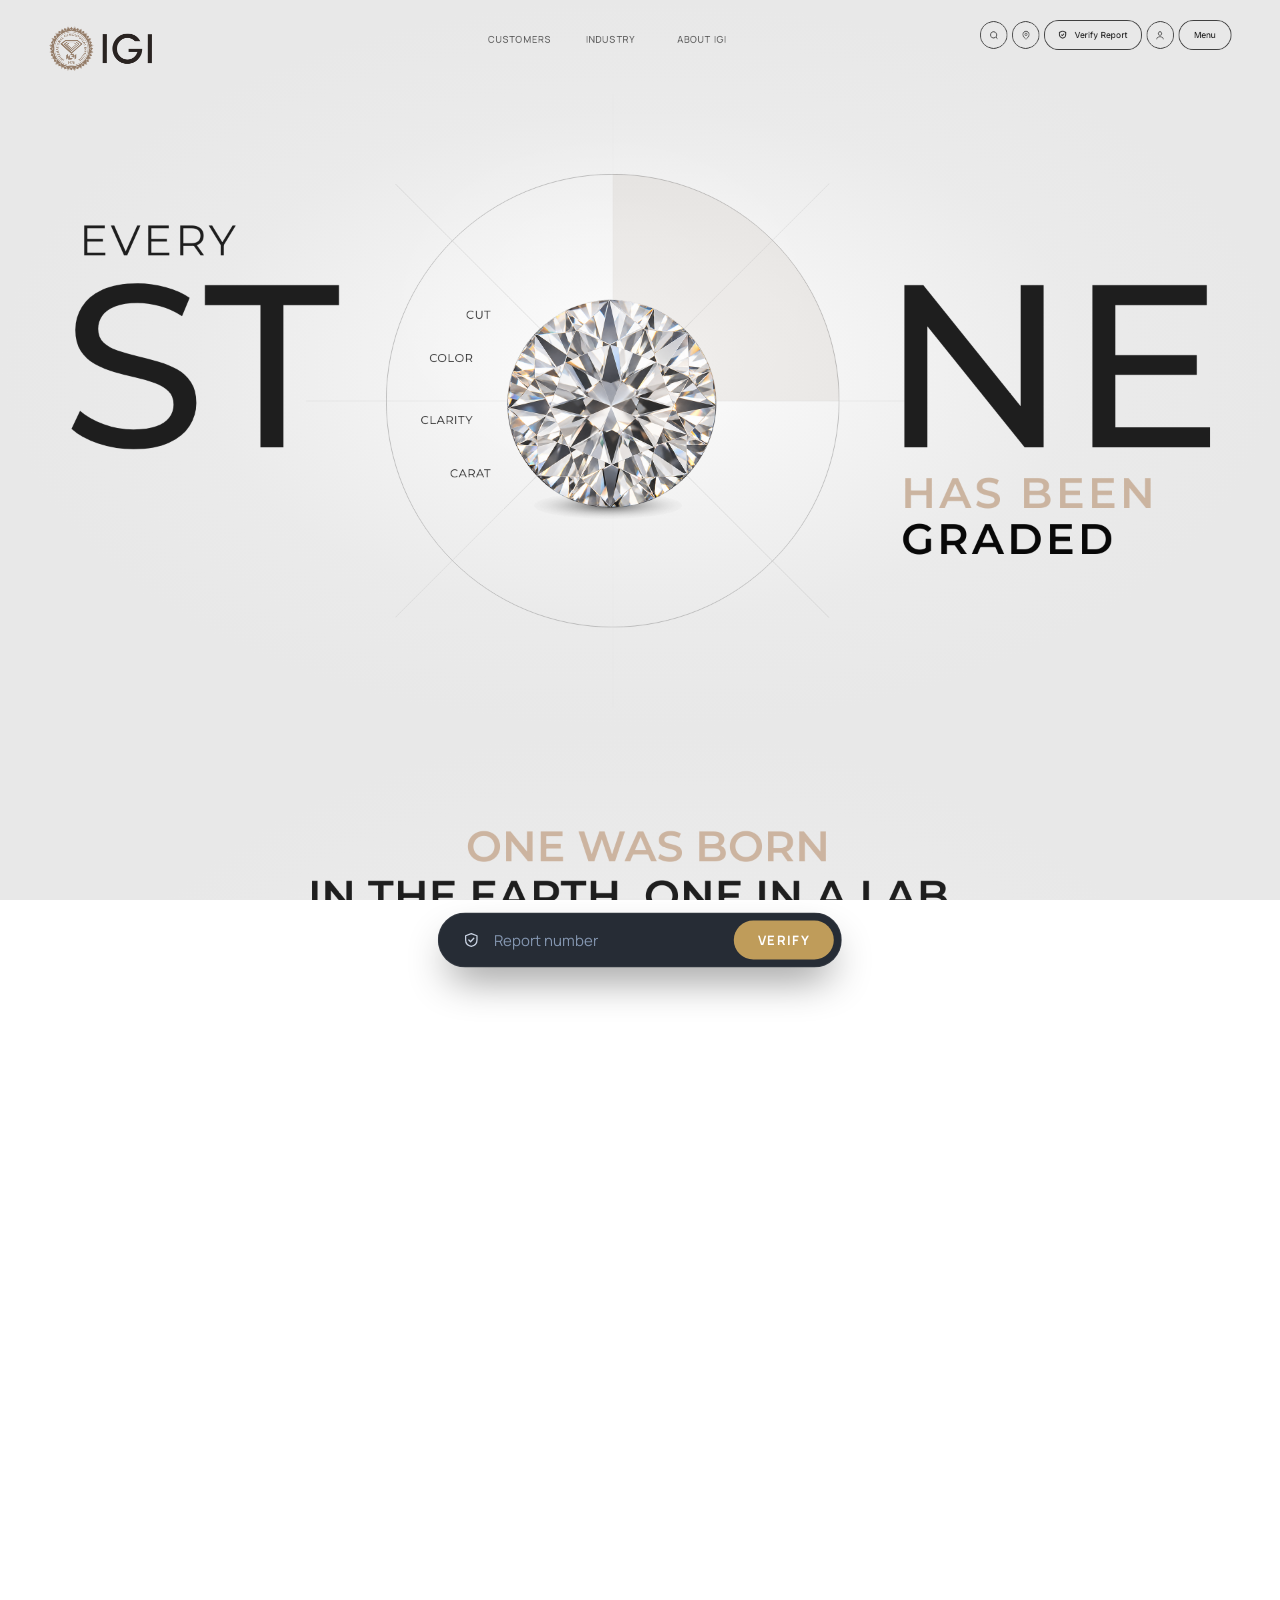
<file: index.html>
<!doctype html>
<html lang="en">
<head>
<meta charset="utf-8">
<meta name="viewport" content="width=device-width, initial-scale=1">
<title>IGI – Every Stone Carries a Story</title>
<link rel="preconnect" href="https://fonts.googleapis.com">
<link rel="preconnect" href="https://fonts.gstatic.com" crossorigin>
<link href="https://fonts.googleapis.com/css2?family=Inter:wght@400&family=Manrope:wght@300;400&family=Montserrat:wght@400;500;600;700&display=swap" rel="stylesheet">
<link rel="stylesheet" href="styles.css">
</head>
<body>
<div id="viewport"><div id="pin"><main id="stage">
<div class="a " style="left:504px;top:2111.489px;width:1152px;height:917.63px"><img src="assets/glow.svg" alt="" class="fill"></div>
<div class="a " style="left:0;top:1093px;width:1920px;height:1533px;opacity:.5;background:radial-gradient(ellipse 960px 766.5px at 50% 50%,#f8f8f8 0,rgba(189,189,189,.62) 69.7%,#d1d1d1 100%)"></div>
<div class="a " style="left:0;top:4834px;width:1920px;height:1174px;opacity:.5;background:radial-gradient(ellipse 960px 587px at 50% 50%,#f8f8f8 0,rgba(189,189,189,.62) 69.7%,#d1d1d1 100%)"></div>
<div class="a " style="left:570.048px;top:3861.228px;width:1152px;height:918.485px"><img src="assets/glow1.svg" alt="" class="fill"></div>
<div class="a " style="left:0;top:0px;width:1920px;height:1093px;opacity:.5;background:radial-gradient(ellipse 960px 546.5px at 50% 50%,#f8f8f8 0,rgba(189,189,189,.62) 69.7%,#d1d1d1 100%)"></div>
<div class="a " style="left:332.928px;top:10.262px;width:1152px;height:918.485px"><img src="assets/glow1.svg" alt="" class="fill"></div>
<div class="a " style="left:0;top:7050px;width:1920px;height:1093px;opacity:.5;background:radial-gradient(ellipse 960px 546.5px at 50% 50%,#f8f8f8 0,rgba(189,189,189,.62) 69.7%,#d1d1d1 100%)"></div>
<div class="a" id="site-header" style="left:0;top:0">
<div class="a " style="left:74px;top:40px;width:154px;height:66px"><img src="assets/untitled21.png" alt="" class="cover"></div>
<nav class="a" style="left:732px;top:49px;width:357px;height:24px">
  <a class="navlink" href="#customers" style="left:0">Customers</a>
  <a class="navlink" href="#industry" style="left:147px">Industry</a>
  <a class="navlink" href="#about" style="left:284px">About IGI</a></nav>
<div class="a hdr-row" style="left:1470px;top:30px"><a class="hbtn" href="#"><img src="assets/ibtn.svg" alt="" class="hbg"><img src="assets/frame.svg" alt="" class="hico"></a><a class="hbtn" href="#"><img src="assets/ibtn.svg" alt="" class="hbg"><img src="assets/frame1.svg" alt="" class="hico"></a><a class="hpill" href="#" style="width:146.5px"><img src="assets/pill.svg" alt="" class="hbg"><span class="hin"><img src="assets/frame2.svg" alt="" class="hico"><span class="inter">Verify Report</span></span></a><a class="hbtn" href="#"><img src="assets/ibtn.svg" alt="" class="hbg"><img src="assets/frame3.svg" alt="" class="hico"></a><a class="hpill" href="#" style="width:79px"><img src="assets/pill1.svg" alt="" class="hbg"><span class="hin"><span class="inter">Menu</span></span></a></div>
</div>
<div class="a" id="hero" style="left:0;top:0">
<div class="a" id="hero-ring"><div class="a " style="left:579px;top:261px;width:680px;height:680px"><img src="assets/ellipse2.svg" alt="" class="fill"></div><div class="a fill-disc" id="fill" style="left:579px;top:261px;width:680px;height:680px"></div><div class="a" id="wedge" style="left:579px;top:261px;width:680px;height:680px"><div class="a" style="left:50%;right:0;top:0;bottom:50%"><img src="assets/ellipse3.svg" alt="" class="fill"></div><div class="a" style="left:50%;top:0;width:50%;height:50%"><div class="a" style="inset:-0.74% -0.74% 0 0"><img src="assets/ellipse4.svg" alt="" class="fill"></div></div></div><div class="a" style="left:0;top:0"><div class="a" style="left:458.5px;top:601px;width:921px;height:0;transform:rotate(90deg)"><img class="ln thin" src="assets/line13.svg" alt=""></div><div class="a" style="left:459px;top:601px;width:920px;height:0;transform:rotate(0deg)"><img class="ln thin" src="assets/line14.svg" alt=""></div><div class="a" style="left:458.996px;top:601px;width:920.008px;height:0;transform:rotate(45deg)"><img class="ln thin" src="assets/line15.svg" alt=""></div><div class="a" style="left:458.996px;top:601px;width:920.008px;height:0;transform:rotate(135deg)"><img class="ln thin" src="assets/line17.svg" alt=""></div></div></div>
<div class="a" id="words" style="left:0;top:0"><div class="word final"><span class="wl">ST</span><span class="wr">NE</span></div><div class="a cimg" style="left:689px;top:373.5px;width:460px;height:455px"><img src="assets/hero/circle/1.png" alt="" draggable="false" class="cover"></div><div class="a cimg" style="left:678px;top:371px;width:482px;height:460px"><img src="assets/hero/circle/2.png" alt="" draggable="false" class="cover"></div><div class="a cimg" style="left:704px;top:420px;width:430px;height:362px"><img src="assets/hero/circle/3.png" alt="" draggable="false" class="cover"></div><div class="a cimg" style="left:736.5px;top:429px;width:365px;height:360px"><img src="assets/hero/circle/4.png" alt="" draggable="false" class="cover"></div><div class="a cimg" style="left:659px;top:435px;width:520px;height:332px"><img src="assets/hero/circle/5.png" alt="" draggable="false" class="cover"></div><div class="a cimg" style="left:595px;top:371px;width:640px;height:427px"><img src="assets/diamond.png" alt="" class="cover" draggable="false"></div></div>
<div class="a mont4 caps nw" style="left:119px;top:221px;font-size:63.8px;line-height:278.538px;letter-spacing:5px;color:#1e1e1e">Every</div>
<div class="a mont6 caps nw hc" data-i="0" style="left:1352px;top:705px;font-size:63.8px;line-height:69px;letter-spacing:5px;color:#cbb4a0">Has been</div>
<div class="a mont6 caps nw hc" data-i="0" style="left:1352px;top:774px;font-size:63.8px;line-height:69px;letter-spacing:5px;color:#080808">graded</div>
<div class="a mont6 caps nw hc" data-i="1" style="left:1352px;top:705px;font-size:63.8px;line-height:69px;letter-spacing:5px;color:#cbb4a0">Has</div>
<div class="a mont6 caps nw hc" data-i="1" style="left:1352px;top:774px;font-size:63.8px;line-height:69px;letter-spacing:5px;color:#080808">fairness</div>
<div class="a mont6 caps nw hc" data-i="2" style="left:1352px;top:705px;font-size:63.8px;line-height:69px;letter-spacing:5px;color:#cbb4a0">Has</div>
<div class="a mont6 caps nw hc" data-i="2" style="left:1352px;top:774px;font-size:63.8px;line-height:69px;letter-spacing:5px;color:#080808">value</div>
<div class="a mont6 caps nw hc" data-i="3" style="left:1352px;top:705px;font-size:63.8px;line-height:69px;letter-spacing:5px;color:#cbb4a0">Has</div>
<div class="a mont6 caps nw hc" data-i="3" style="left:1352px;top:774px;font-size:63.8px;line-height:69px;letter-spacing:5px;color:#080808">protection</div>
<div class="a mont6 caps nw hc" data-i="4" style="left:1352px;top:705px;font-size:63.8px;line-height:69px;letter-spacing:5px;color:#cbb4a0">Has</div>
<div class="a mont6 caps nw hc" data-i="4" style="left:1352px;top:774px;font-size:63.8px;line-height:69px;letter-spacing:5px;color:#080808">truth</div>
<div class="a mont6 caps nw hc" data-i="5" style="left:1352px;top:705px;font-size:63.8px;line-height:69px;letter-spacing:5px;color:#cbb4a0">Carries</div>
<div class="a mont6 caps nw hc" data-i="5" style="left:1352px;top:774px;font-size:63.8px;line-height:69px;letter-spacing:5px;color:#080808">a Story</div>
<div class="a mont4 caps nw hc" data-i="0" style="left:537px;top:460px;width:200px;text-align:right;font-size:17px;line-height:24px;letter-spacing:1px;color:#222">Cut</div>
<div class="a mont4 caps nw hc" data-i="0" style="left:510px;top:525px;width:200px;text-align:right;font-size:17px;line-height:24px;letter-spacing:1px;color:#222">Color</div>
<div class="a mont4 caps nw hc" data-i="0" style="left:510px;top:618px;width:200px;text-align:right;font-size:17px;line-height:24px;letter-spacing:1px;color:#222">Clarity</div>
<div class="a mont4 caps nw hc" data-i="0" style="left:537px;top:698px;width:200px;text-align:right;font-size:17px;line-height:24px;letter-spacing:1px;color:#222">Carat</div>
<div class="a man4 nw late" data-d="0" style="left:1352px;top:861px;font-size:36.7px;line-height:36.317px;letter-spacing:1.4px;color:#111">We make sure it’s true</div>
<a class="btn solid late" data-d="1" href="#" style="left:1352px;top:951px"><span>EXPLORE IGI</span><img src="assets/arrow.svg" alt="" class="btn-arrow"></a>
<a class="btn ghost late" data-d="2" href="#" style="left:1612px;top:951px"><span>VERIFY A REPORT</span><img src="assets/arrow1.svg" alt="" class="btn-arrow"></a>
<div class="a" id="vid" style="left:439px;top:121px;width:960px;height:960px"><img class="cover" src="assets/hero/circle/vIDEOTHUMB.png" alt="" draggable="false"><video id="vidv" class="cover" src="https://cms.webmaffia.com/uploads/hero_video_851a748a31.mp4" data-fallback="assets/hero/circle/video.mp4" preload="none" playsinline style="opacity:0;pointer-events:none"></video><button id="vplay" type="button" aria-label="Play video"><img src="assets/hero/circle/play-button.png" alt="" draggable="false"></button></div>
</div>
<div class="a" style="left:136px;top:3598.5px;width:1649px;height:0;transform:rotate(0deg)"><img class="ln thin" src="assets/line18.svg" alt=""></div>
<div class="a nopt" style="left:calc(50% + 1.44px);top:1720px;width:2818.874px;height:2930.301px;transform:translateX(-50%)"><img src="assets/maskgroup.svg" alt="" class="fill"></div>
<div class="a mont6 caps nw" style="left:699px;top:1218px;font-size:64px;line-height:103.054px;color:#ccb4a0">ONE WAS BORN</div>
<div class="a mont6 caps nw" style="left:462px;top:1292px;font-size:64px;line-height:103.054px;color:#1e1e1e">in the earth, One in a lab</div>
<div class="a man3" style="left:980px;top:1406px;width:764px;height:131px;transform:translateX(-50%);text-align:center;letter-spacing:1px;color:#111;font-size:20px;line-height:26px">Natural diamonds form deep underground over millions of years. Lab-grown diamonds form in weeks. Chemically and optically they are the same. <span style="color:#000">So how can you tell them apart?</span></div>
<div class="a " style="left:571.47px;top:1633.46px;width:777.058px;height:777.058px"><img src="assets/ellipse12.svg" alt="" class="fill"></div>
<div class="a" id="arc" style="left:571.47px;top:1633.46px;width:777.058px;height:777.058px;opacity:0"><div class="a rc" style="left:388.53px;top:0;width:388.529px;height:777.058px"><div style="flex:none;position:relative;width:777.058px;height:388.529px;transform:rotate(90deg)"><div class="a" style="inset:-0.64% -0.32% 0 -0.32%"><img src="assets/ellipse17.svg" alt="" class="fill"></div></div></div><div class="a" style="left:384.53px;top:-3.46px;width:8px;height:0;transform:rotate(90deg)"><img class="ln" src="assets/line11.svg" alt=""></div><div class="a" style="left:384.53px;top:777.54px;width:8px;height:0;transform:rotate(90deg)"><img class="ln" src="assets/line11.svg" alt=""></div></div>
<div class="a" id="arcL" style="left:571.47px;top:1633.46px;width:777.058px;height:777.058px;transform:scaleX(-1);opacity:0"><div class="a rc" style="left:388.53px;top:0;width:388.529px;height:777.058px"><div style="flex:none;position:relative;width:777.058px;height:388.529px;transform:rotate(90deg)"><div class="a" style="inset:-0.64% -0.32% 0 -0.32%"><img src="assets/ellipse17.svg" alt="" class="fill"></div></div></div><div class="a" style="left:384.53px;top:-3.46px;width:8px;height:0;transform:rotate(90deg)"><img class="ln" src="assets/line11.svg" alt=""></div><div class="a" style="left:384.53px;top:777.54px;width:8px;height:0;transform:rotate(90deg)"><img class="ln" src="assets/line11.svg" alt=""></div></div>
<div class="a" style="left:1345px;top:2029px;width:8px;height:0;transform:rotate(0deg)"><img class="ln" src="assets/line10.svg" alt=""></div>
<div class="a " style="left:502.18px;top:1564.17px;width:915.642px;height:915.642px"><img src="assets/ellipse13.svg" alt="" class="fill"></div>
<div class="a" style="left:430px;top:2029px;width:1060px;height:0;transform:rotate(90deg)"><img class="ln thin" src="assets/line8.svg" alt=""></div>
<div class="a" style="left:430px;top:2029px;width:1060px;height:0;transform:rotate(0deg)"><img class="ln thin" src="assets/line9.svg" alt=""></div>
<div class="a cmp" id="cmp" style="left:689px;top:1791px;width:542px;height:477px"><img src="assets/natural.png" alt="" class="fill" draggable="false"><img src="assets/lab.png" alt="" class="fill" id="cmp-lab" draggable="false" style="clip-path:inset(0 0 0 50%)"></div>
<div class="a knob" id="knob" role="slider" tabindex="0" aria-label="Compare natural and lab-grown diamond" aria-valuemin="0" aria-valuemax="100" aria-valuenow="50" style="left:903.91px;top:1965.89px;width:112.187px;height:112.187px"><img src="assets/ellipse14.svg" alt="" class="fill" draggable="false"><div class="a" style="left:35.7px;top:48.7px;width:40.7637px;height:14.8479px"><img src="assets/group26.svg" alt="" class="fill" draggable="false"></div></div>
<div class="a" style="left:567px;top:2030px;width:8px;height:0;transform:rotate(0deg)"><img class="ln" src="assets/line10.svg" alt=""></div>
<div class="a side" id="txt-natL" style="left:0;top:0">
<div class="a eyebrow" style="left:126px;top:1805px">NATURAL DIAMOND</div>
<div class="a h50" style="left:126px;top:1901px;font-size:38px;line-height:42px"><span style="color:#ccb4a0">FORMED</span><br><span style="color:#000">BY TIME</span></div>
<div class="a body18" style="left:128px;top:2005px;width:282px">Created deep within the Earth under intense heat and pressure over millions of years.</div>
</div>
<div class="a side" id="txt-labR" style="left:0;top:0">
<div class="a eyebrow" style="left:1511px;top:1805px">LAB-GROWN DIAMOND</div>
<div class="a h50" style="left:1511px;top:1901px;font-size:38px;line-height:42px"><span style="color:#ccb4a0">GROWN</span><br><span style="color:#000">BY SCIENCE</span></div>
<div class="a body18" style="left:1513px;top:2005px;width:282px">Created deep within the Earth under intense heat and pressure over millions of years.</div>
</div>
<div class="a side" id="txt-labL" style="left:0;top:0">
<div class="a h50" style="left:126px;top:1805px;font-size:38px;line-height:42px"><span style="color:#ccb4a0">Created</span><br><span style="color:#000">by innovation</span></div>
<div class="a body18" style="left:128px;top:1909px;width:300px">Grown with advanced technology that replicates nature’s own process, lab-grown diamonds share the same physical, chemical and optical properties as natural ones. Modern in origin, identical in composition, and made to shine just as beautifully.</div>
<div class="a eyebrow clink" style="left:128px;top:2135px"><a href="#">Know more</a></div>
</div>
<div class="a side" id="txt-natR" style="left:0;top:0">
<div class="a h50" style="left:1480px;top:1805px;font-size:38px;line-height:42px"><span style="color:#ccb4a0">Shaped</span><br><span style="color:#000">by nature</span></div>
<div class="a body18" style="left:1482px;top:1909px;width:300px">Born deep within the Earth, natural diamonds form over billions of years under extraordinary heat and pressure. Rare, enduring and timeless, each carries a story shaped by nature — and no two are exactly alike.</div>
<div class="a eyebrow clink" style="left:1482px;top:2135px"><a href="#">Know more</a></div>
</div>
<div class="a" id="lab" data-s="0" style="left:0;top:0;width:1920px">
<div class="a lstep on" data-i="0" style="left:0;top:0"><div class="a eyebrow" style="left:126px;top:2770px">Step one</div><div class="a h50" style="left:126px;top:2866px"><span style="color:#ccb4a0">It arrives</span><br><span style="color:#000">without a name.</span></div><div class="a body18" style="left:128px;top:2992px;width:387px">Every stone is logged anonymously. Our graders never know who sent it — so nothing but the stone itself can influence the result.</div></div>
<div class="a lstep" data-i="1" style="left:0;top:0"><div class="a eyebrow" style="left:126px;top:2770px">Step two</div><div class="a h50" style="left:126px;top:2866px"><span style="color:#ccb4a0">We ask where</span><br><span style="color:#000">it came from.</span></div><div class="a body18" style="left:128px;top:2992px;width:387px">Advanced screening instruments confirm whether a diamond is natural or laboratory-grown, and detect treatments invisible to the eye.</div></div>
<div class="a lstep" data-i="2" style="left:0;top:0"><div class="a eyebrow" style="left:126px;top:2770px">Step three</div><div class="a h50" style="left:126px;top:2866px"><span style="color:#ccb4a0">Several experts.</span><br><span style="color:#000">One standard.</span></div><div class="a body18" style="left:128px;top:2992px;width:387px">Multiple gemologists independently assess the 4Cs — Carat, Color, Clarity and Cut — under controlled lighting and magnification.</div></div>
<div class="a lstep" data-i="3" style="left:0;top:0"><div class="a eyebrow" style="left:126px;top:2770px">Step four</div><div class="a h50" style="left:126px;top:2866px"><span style="color:#ccb4a0">A signature,</span><br><span style="color:#000">in light.</span></div><div class="a body18" style="left:128px;top:2992px;width:387px">A microscopic laser inscription on the girdle links the stone permanently to its report — invisible to the eye, readable under a loupe.</div></div>
<div class="a lstep" data-i="4" style="left:0;top:0"><div class="a eyebrow" style="left:126px;top:2770px">Step five</div><div class="a h50" style="left:126px;top:2866px"><span style="color:#ccb4a0">Its story,</span><br><span style="color:#000">on record.</span></div><div class="a body18" style="left:128px;top:2992px;width:387px">A secure IGI report is issued and stored online — so anyone, anywhere, can verify it in seconds.</div></div>
<div class="a mont7 caps lstep bigw on" data-i="0" style="left:0;top:3241px;width:1920px;height:30px;font-size:257.706px;line-height:88.526px;color:#010101;display:flex;align-items:center;justify-content:center;white-space:nowrap">Intake</div>
<div class="a mont7 caps lstep bigw" data-i="1" style="left:0;top:3241px;width:1920px;height:30px;font-size:257.706px;line-height:88.526px;color:#010101;display:flex;align-items:center;justify-content:center;white-space:nowrap">Screening</div>
<div class="a mont7 caps lstep bigw" data-i="2" style="left:0;top:3241px;width:1920px;height:30px;font-size:257.706px;line-height:88.526px;color:#010101;display:flex;align-items:center;justify-content:center;white-space:nowrap">Grading</div>
<div class="a mont7 caps lstep bigw" data-i="3" style="left:0;top:3241px;width:1920px;height:30px;font-size:257.706px;line-height:88.526px;color:#010101;display:flex;align-items:center;justify-content:center;white-space:nowrap">Inscription</div>
<div class="a mont7 caps lstep bigw" data-i="4" style="left:0;top:3241px;width:1920px;height:30px;font-size:257.706px;line-height:88.526px;color:#010101;display:flex;align-items:center;justify-content:center;white-space:nowrap">Report</div>
<div class="a diaw" style="left:calc(50% + 20px);top:3047px;width:582px;height:388px;transform:translateX(-50%)"><img src="assets/diamond.png" alt="" class="cover"></div>
<div class="a ov o4 rpt" style="left:973px;top:2772px;width:567px;height:346px"><div class="rpt-in"><div class="rpt-head"><img src="assets/social/logo.png" alt="" class="rpt-logo" draggable="false"><b>Natural Diamond Grading Report</b></div><div class="rpt-meta"><div><span>Report No.</span><b>XX 000 000 000</b></div><div><span>Date</span><b>00 Month 0000</b></div></div><div class="rpt-cols"><div class="rpt-col"><div class="rpt-sec">Grading Results</div><div class="rpt-row"><span>Shape &amp; Cut</span><b>Round Brilliant</b></div><div class="rpt-row"><span>Carat Weight</span><b>1.02 ct</b></div><div class="rpt-row"><span>Color Grade</span><b>F</b></div><div class="rpt-row"><span>Clarity Grade</span><b>VVS2</b></div><div class="rpt-row"><span>Cut Grade</span><b>Excellent</b></div></div><div class="rpt-col"><div class="rpt-sec">Additional Information</div><div class="rpt-row"><span>Polish</span><b>Excellent</b></div><div class="rpt-row"><span>Symmetry</span><b>Excellent</b></div><div class="rpt-row"><span>Fluorescence</span><b>None</b></div><div class="rpt-row"><span>Inscription</span><b>IGI XX000000000</b></div></div></div><div class="rpt-foot"><div class="rpt-bar"></div><div class="rpt-ver"><span>Verify online</span><b>igi.org</b></div><div class="rpt-stamp">IGI<br>VERIFIED</div></div></div></div>
<svg class="a ovl" style="left:689px;top:3047px;width:582px;height:388px;overflow:visible;pointer-events:none" viewBox="0 0 582 388">
  <defs><mask id="dmask" maskUnits="userSpaceOnUse" x="0" y="0" width="582" height="388" style="mask-type:alpha"><image href="assets/diamond.png" x="0" y="0" width="582" height="388"/></mask></defs>
  <g class="ov o1" mask="url(#dmask)"><rect class="scanline" x="0" y="0" width="582" height="2" fill="#2FB8DD" opacity=".9"/><rect class="scanline" x="0" y="-12" width="582" height="16" fill="#2FB8DD" opacity=".2"/></g>
  <g class="ov o2" fill="none" stroke="#957d69" stroke-width="1" stroke-dasharray="7 7">
    <line x1="60" y1="418" x2="522" y2="418"/><line x1="60" y1="406" x2="60" y2="430"/><line x1="522" y1="406" x2="522" y2="430"/>
    <line x1="560" y1="70" x2="560" y2="372"/><circle cx="226" cy="150" r="20"/></g>
  <g class="ov o3"><line x1="700" y1="40" x2="406" y2="116" stroke="#FF5F7A" stroke-width="2"/><circle cx="406" cy="116" r="11" fill="#FF8FA2"/><circle cx="406" cy="116" r="29" fill="#FF5F7A" opacity=".25"/></g>
</svg>
<div class="a cpanel" style="left:973px;top:2846px;width:567px;height:248px;background:#fbfbfb"></div>
<div class="a rc " style="left:947px;top:3052px;width:81.962px;height:81.962px"><div style="transform:rotate(-150deg)"><div class="cpoly" style="position:relative;width:60px;height:60px"><div class="a" style="left:6.7%;right:6.7%;top:0;bottom:25%"><img src="assets/polygon1.svg" alt="" class="fill"></div></div></div></div>
<div class="a cstep on" data-i="0" style="left:0;top:0"><div class="a eyebrow" style="left:1011.99px;top:2866px">Intake</div><div class="a h50" style="left:1011.99px;top:2914px;color:#ccb4a0">Sample A‑48213</div><div class="a body18" style="left:1011.99px;top:2969px;width:387px">Client identity: anonymised</div></div>
<div class="a cstep" data-i="1" style="left:0;top:0"><div class="a eyebrow" style="left:1011.99px;top:2866px">Screening</div><div class="a h50" style="left:1011.99px;top:2914px;color:#ccb4a0">Natural origin</div><div class="a body18 oklist" style="left:1011.99px;top:2975px;width:480px"><div class="ok">Origin confirmed</div><div class="ok">No treatment detected</div><div class="ok">Not a simulant</div></div><div class="a eyebrow clink" style="left:1240px;top:2866px;width:270px;text-align:right"><a href="#">How gems are tested</a></div></div>
<div class="a cstep" data-i="2" style="left:0;top:0"><div class="a eyebrow" style="left:1011.99px;top:2866px">Grading</div><div class="a callout" style="left:1011.99px;top:2916px"><span class="cl">Carat</span><span class="cv">1.02</span></div><div class="a callout" style="left:1261.99px;top:2916px"><span class="cl">Color</span><span class="cv">F</span></div><div class="a callout" style="left:1011.99px;top:2996px"><span class="cl">Clarity</span><span class="cv">VVS2</span></div><div class="a callout" style="left:1261.99px;top:2996px"><span class="cl">Cut</span><span class="cv">Excellent</span></div><div class="a eyebrow clink" style="left:1240px;top:2866px;width:270px;text-align:right"><a href="#">Explore the 4Cs</a></div></div>
<div class="a cstep" data-i="3" style="left:0;top:0"><div class="a eyebrow" style="left:1011.99px;top:2866px">Inscription</div><div class="a h50" style="left:1011.99px;top:2914px;color:#ccb4a0">Laser etched</div><div class="a inscr" style="left:1011.99px;top:2985px">GIRDLE · <span class="typed"><span>IGI XX000000000</span></span></div><div class="a eyebrow clink" style="left:1240px;top:2866px;width:270px;text-align:right"><a href="#">Laser inscription</a></div></div>
<div class="a cstep" data-i="4" style="left:0;top:0"></div>
<div class="a steps" style="left:136px;top:3526px;width:1700px;height:65.5px"><span class="mont7 on" style="left:0px">Intake</span><span class="mont6" style="left:331px">Screening</span><span class="mont6" style="left:663px">Grading</span><span class="mont6" style="left:995px">Inscription</span><span class="mont6" style="left:1331px">Report</span></div>
<div class="a tabfill" style="left:136px;top:3597.5px;width:319.29px;height:1px;background:#000;transform-origin:0 50%;transform:scaleX(0)"></div>
<div class="a tabfill" style="left:466.437px;top:3597.5px;width:318.49px;height:1px;background:#000;transform-origin:0 50%;transform:scaleX(0)"></div>
<div class="a tabfill" style="left:800.059px;top:3597.5px;width:318.49px;height:1px;background:#000;transform-origin:0 50%;transform:scaleX(0)"></div>
<div class="a tabfill" style="left:1129.7px;top:3597.5px;width:319.29px;height:1px;background:#000;transform-origin:0 50%;transform:scaleX(0)"></div>
<div class="a tabfill" style="left:1465.71px;top:3597.5px;width:319.29px;height:1px;background:#000;transform-origin:0 50%;transform:scaleX(0)"></div>
</div>
<div class="a" id="reports" style="left:0;top:0;width:1920px">
<div class="a eyebrow" style="left:116px;top:4057px">The Report</div>
<div class="a h50" style="left:116px;top:4153px;width:459px"><span style="color:#ccb4a0">A promise,</span><br><span style="color:#000">written down.</span></div>
<div class="a body18" style="left:118px;top:4279px;width:387px">Every stone, setting and story deserves the right document. Explore IGI’s family of reports.</div>
<div class="a eyebrow clink" style="left:118px;top:4395px"><a href="#">Reports overview</a></div>
<article class="rcard" data-i="0" style="left:613px;top:3946px;width:569px;height:888px;z-index:100"><div class="a rcirc" style="left:0;top:0;width:569px;height:569px"><img src="assets/ellipse18.svg" alt="" class="fill"></div><div class="a eyebrow rtx" style="left:135px;top:97px">One</div><div class="a h50 ct rtx rtitle" style="left:135px;top:163px;width:350px">Natural Diamond<br>Report</div><div class="a body rtx" style="left:145px;top:330px;width:301px;font-size:16px;line-height:28.1px">A complete assessment of a natural diamond’s 4Cs, proportions and characteristics.</div><div class="a eyebrow rtx" style="left:145px;top:440px;width:129px"><a href="#">Learn more</a></div><div class="a rc rlab" style="left:226px;top:628px;width:44px;height:201px"><div class="eyebrow" style="transform:rotate(-90deg);width:201px;height:44px;overflow:visible;text-align:left">Natural Diamond</div></div><div class="a" style="left:284.5px;top:569px;width:0;height:319px"><div style="position:absolute;left:0;top:0;width:319px;height:1px;transform-origin:0 0;transform:rotate(90deg)"><img class="ln" src="assets/vector2.svg" alt=""></div></div></article>
<article class="rcard" data-i="1" style="left:790px;top:3946px;width:569px;height:888px;z-index:99"><div class="a rcirc" style="left:0;top:0;width:569px;height:569px"><img src="assets/ellipse18.svg" alt="" class="fill"></div><div class="a eyebrow rtx" style="left:135px;top:97px">Two</div><div class="a h50 ct rtx rtitle" style="left:135px;top:163px;width:350px">Lab Grown Diamond<br>Report</div><div class="a body rtx" style="left:145px;top:330px;width:301px;font-size:16px;line-height:28.1px">Clear disclosure of laboratory-grown origin, with the same rigorous 4Cs grading.</div><div class="a eyebrow rtx" style="left:145px;top:440px;width:129px"><a href="#">Learn more</a></div><div class="a rc rlab" style="left:226px;top:628px;width:44px;height:201px"><div class="eyebrow" style="transform:rotate(-90deg);width:201px;height:44px;overflow:visible;text-align:left">Lab Grown Diamond</div></div><div class="a" style="left:284.5px;top:569px;width:0;height:319px"><div style="position:absolute;left:0;top:0;width:319px;height:1px;transform-origin:0 0;transform:rotate(90deg)"><img class="ln" src="assets/vector2.svg" alt=""></div></div></article>
<article class="rcard" data-i="2" style="left:896px;top:3946px;width:569px;height:888px;z-index:98"><div class="a rcirc" style="left:0;top:0;width:569px;height:569px"><img src="assets/ellipse18.svg" alt="" class="fill"></div><div class="a eyebrow rtx" style="left:135px;top:97px">Three</div><div class="a h50 ct rtx rtitle" style="left:135px;top:163px;width:350px">Light Performance<br>Report</div><div class="a body rtx" style="left:145px;top:330px;width:301px;font-size:16px;line-height:28.1px">Measures brilliance, fire and scintillation — how a diamond returns light.</div><div class="a eyebrow rtx" style="left:145px;top:440px;width:129px"><a href="#">Learn more</a></div><div class="a rc rlab" style="left:226px;top:628px;width:44px;height:201px"><div class="eyebrow" style="transform:rotate(-90deg);width:201px;height:44px;overflow:visible;text-align:left">Light Performance</div></div><div class="a" style="left:284.5px;top:569px;width:0;height:319px"><div style="position:absolute;left:0;top:0;width:319px;height:1px;transform-origin:0 0;transform:rotate(90deg)"><img class="ln" src="assets/vector2.svg" alt=""></div></div></article>
<article class="rcard" data-i="3" style="left:977px;top:3946px;width:569px;height:888px;z-index:97"><div class="a rcirc" style="left:0;top:0;width:569px;height:569px"><img src="assets/ellipse18.svg" alt="" class="fill"></div><div class="a eyebrow rtx" style="left:135px;top:97px">Four</div><div class="a h50 ct rtx rtitle" style="left:135px;top:163px;width:350px">Fancy Colored Diamond<br>Report</div><div class="a body rtx" style="left:145px;top:330px;width:301px;font-size:16px;line-height:28.1px">Hue, tone, saturation and origin of colour, beyond the D–Z scale.</div><div class="a eyebrow rtx" style="left:145px;top:440px;width:129px"><a href="#">Learn more</a></div><div class="a rc rlab" style="left:226px;top:628px;width:44px;height:201px"><div class="eyebrow" style="transform:rotate(-90deg);width:201px;height:44px;overflow:visible;text-align:left">Fancy Colored Diamond</div></div><div class="a" style="left:284.5px;top:569px;width:0;height:319px"><div style="position:absolute;left:0;top:0;width:319px;height:1px;transform-origin:0 0;transform:rotate(90deg)"><img class="ln" src="assets/vector2.svg" alt=""></div></div></article>
<article class="rcard" data-i="4" style="left:1050px;top:3946px;width:569px;height:888px;z-index:96"><div class="a rcirc" style="left:0;top:0;width:569px;height:569px"><img src="assets/ellipse18.svg" alt="" class="fill"></div><div class="a eyebrow rtx" style="left:135px;top:97px">Five</div><div class="a h50 ct rtx rtitle" style="left:135px;top:163px;width:350px">Hearts & Arrows<br>Report</div><div class="a body rtx" style="left:145px;top:330px;width:301px;font-size:16px;line-height:28.1px">Confirms precise optical symmetry with Hearts & Arrows imagery.</div><div class="a eyebrow rtx" style="left:145px;top:440px;width:129px"><a href="#">Learn more</a></div><div class="a rc rlab" style="left:226px;top:628px;width:44px;height:201px"><div class="eyebrow" style="transform:rotate(-90deg);width:201px;height:44px;overflow:visible;text-align:left">Hearts & Arrows</div></div><div class="a" style="left:284.5px;top:569px;width:0;height:319px"><div style="position:absolute;left:0;top:0;width:319px;height:1px;transform-origin:0 0;transform:rotate(90deg)"><img class="ln" src="assets/vector2.svg" alt=""></div></div></article>
<article class="rcard" data-i="5" style="left:1112px;top:3946px;width:569px;height:888px;z-index:95"><div class="a rcirc" style="left:0;top:0;width:569px;height:569px"><img src="assets/ellipse18.svg" alt="" class="fill"></div><div class="a eyebrow rtx" style="left:135px;top:97px">Six</div><div class="a h50 ct rtx rtitle" style="left:135px;top:163px;width:350px">Identification<br>Report</div><div class="a body rtx" style="left:145px;top:330px;width:301px;font-size:16px;line-height:28.1px">Natural, laboratory-grown, treated or simulant — confirmed.</div><div class="a eyebrow rtx" style="left:145px;top:440px;width:129px"><a href="#">Learn more</a></div><div class="a rc rlab" style="left:226px;top:628px;width:44px;height:201px"><div class="eyebrow" style="transform:rotate(-90deg);width:201px;height:44px;overflow:visible;text-align:left">Identification</div></div><div class="a" style="left:284.5px;top:569px;width:0;height:319px"><div style="position:absolute;left:0;top:0;width:319px;height:1px;transform-origin:0 0;transform:rotate(90deg)"><img class="ln" src="assets/vector2.svg" alt=""></div></div></article>
<article class="rcard" data-i="6" style="left:1166px;top:3946px;width:569px;height:888px;z-index:94"><div class="a rcirc" style="left:0;top:0;width:569px;height:569px"><img src="assets/ellipse18.svg" alt="" class="fill"></div><div class="a eyebrow rtx" style="left:135px;top:97px">Seven</div><div class="a h50 ct rtx rtitle" style="left:135px;top:163px;width:350px">Colored Stone<br>Report</div><div class="a body rtx" style="left:145px;top:330px;width:301px;font-size:16px;line-height:28.1px">Species, variety and treatment disclosure for coloured gemstones.</div><div class="a eyebrow rtx" style="left:145px;top:440px;width:129px"><a href="#">Learn more</a></div><div class="a rc rlab" style="left:226px;top:628px;width:44px;height:201px"><div class="eyebrow" style="transform:rotate(-90deg);width:201px;height:44px;overflow:visible;text-align:left">Colored Stone</div></div><div class="a" style="left:284.5px;top:569px;width:0;height:319px"><div style="position:absolute;left:0;top:0;width:319px;height:1px;transform-origin:0 0;transform:rotate(90deg)"><img class="ln" src="assets/vector2.svg" alt=""></div></div></article>
<article class="rcard" data-i="7" style="left:1212px;top:3946px;width:569px;height:888px;z-index:93"><div class="a rcirc" style="left:0;top:0;width:569px;height:569px"><img src="assets/ellipse18.svg" alt="" class="fill"></div><div class="a eyebrow rtx" style="left:135px;top:97px">Eight</div><div class="a h50 ct rtx rtitle" style="left:135px;top:163px;width:350px">Jewellery<br>Report</div><div class="a body rtx" style="left:145px;top:330px;width:301px;font-size:16px;line-height:28.1px">Metal, centre and accent stones of a finished piece, in one document.</div><div class="a eyebrow rtx" style="left:145px;top:440px;width:129px"><a href="#">Learn more</a></div><div class="a rc rlab" style="left:226px;top:628px;width:44px;height:201px"><div class="eyebrow" style="transform:rotate(-90deg);width:201px;height:44px;overflow:visible;text-align:left">Jewellery</div></div><div class="a" style="left:284.5px;top:569px;width:0;height:319px"><div style="position:absolute;left:0;top:0;width:319px;height:1px;transform-origin:0 0;transform:rotate(90deg)"><img class="ln" src="assets/vector2.svg" alt=""></div></div></article>
<article class="rcard" data-i="8" style="left:1252px;top:3946px;width:569px;height:888px;z-index:92"><div class="a rcirc" style="left:0;top:0;width:569px;height:569px"><img src="assets/ellipse18.svg" alt="" class="fill"></div><div class="a eyebrow rtx" style="left:135px;top:97px">Nine</div><div class="a h50 ct rtx rtitle" style="left:135px;top:163px;width:350px">Pearl<br>Report</div><div class="a body rtx" style="left:145px;top:330px;width:301px;font-size:16px;line-height:28.1px">Pearl type, size, shape, lustre, surface and colour.</div><div class="a eyebrow rtx" style="left:145px;top:440px;width:129px"><a href="#">Learn more</a></div><div class="a rc rlab" style="left:226px;top:628px;width:44px;height:201px"><div class="eyebrow" style="transform:rotate(-90deg);width:201px;height:44px;overflow:visible;text-align:left">Pearl</div></div><div class="a" style="left:284.5px;top:569px;width:0;height:319px"><div style="position:absolute;left:0;top:0;width:319px;height:1px;transform-origin:0 0;transform:rotate(90deg)"><img class="ln" src="assets/vector2.svg" alt=""></div></div></article>
</div>
<div class="a" id="moment" style="left:0;top:0;width:1920px">
<div class="a" style="left:0;top:4834px;width:1920px;height:1174px;overflow:hidden"><img src="assets/moment.png" alt="" class="a" style="left:0;top:0;width:1920px;height:1174px;max-width:none" draggable="false"><video class="a nopt" src="assets/moment.mp4?v=2" id="momentvid" poster="assets/moment.png" muted playsinline preload="auto" disablepictureinpicture disableremoteplayback aria-hidden="true" tabindex="-1" style="left:0;top:0;width:1920px;height:1174px;max-width:none;object-fit:cover"></video></div>
<div class="a eyebrow" style="left:276px;top:4971px">The Moment</div>
<div class="a mont5" style="left:274px;top:5046px;width:1000px;font-size:103px;line-height:103.054px;color:#1e1e1e;white-space:nowrap">Somewhere,<br>Someone Is About<br>To Say &nbsp;<span style="color:#ccb4a0">Yes.</span></div>
<div class="a man4" style="left:274px;top:5397px;width:728px;font-size:24px;line-height:46px;color:#111">Before they do, they deserve to know that what they’re holding is exactly what they were promised. It takes one number.</div>
<form class="a vform" id="vform" style="left:274px;top:5575px;width:681px;height:93px"><input id="vnum" type="text" placeholder="REPORT NUMBER" aria-label="Report number" autocomplete="off"><button type="submit"><span>Verify</span><svg width="28" height="16" viewBox="0 0 28 16" fill="none" stroke="#fff" stroke-width="1.6" stroke-linecap="round" stroke-linejoin="round"><path d="M1 8h25M19 1l7 7-7 7"/></svg></button></form>
<div class="a man4 vnote" id="vnote" style="left:274px;top:5688px;width:681px;text-align:center;font-size:17px;line-height:24px;color:#7a7a7a">Can’t find your number? <a href="#">How to read your report</a></div>
</div>
<div class="a" id="cust" style="left:0;top:0;width:1920px">
<div class="a" id="wheel"><div class="a " style="left:519px;top:6249px;width:680px;height:680px"><img src="assets/ellipse5.svg" alt="" class="fill"></div><div class="a" id="cwedge" style="left:519px;top:6249px;width:680px;height:680px"><div class="a" style="left:50%;right:0;top:0;bottom:50%"><img src="assets/ellipse6.svg" alt="" class="fill"></div><div class="a" style="left:50%;top:0;width:50%;height:50%"><div class="a" style="inset:-0.74% -0.74% 0 0"><img src="assets/ellipse7.svg" alt="" class="fill"></div></div></div><div class="a rc " style="left:886px;top:6239.1px;width:698.602px;height:698.602px"><div><div style="position:relative;width:493.986px;height:493.986px;transform:rotate(45deg)"><div class="a" style="inset:-0.51% -0.51% 0 0"><img src="assets/ellipse8.svg" alt="" class="fill"></div></div></div></div><div class="a" style="left:398.5px;top:6589px;width:921px;height:0;transform:rotate(90deg)"><img class="ln thin" src="assets/line13.svg" alt=""></div><div class="a" style="left:399px;top:6589px;width:920px;height:0;transform:rotate(0deg)"><img class="ln thin" src="assets/line16.svg" alt=""></div><div class="a" style="left:398.996px;top:6589px;width:920.008px;height:0;transform:rotate(45deg)"><img class="ln thin" src="assets/line15.svg" alt=""></div><div class="a" style="left:398.996px;top:6589px;width:920.008px;height:0;transform:rotate(135deg)"><img class="ln thin" src="assets/line17.svg" alt=""></div><div class="a" id="cgem" style="left:549.5px;top:6397px;width:607px;height:404px"><img src="assets/diamond.png" alt="" class="cover" id="cgemimg"><svg class="a" id="cincl" viewBox="0 0 200 160" style="left:0;top:0;width:100%;height:100%;overflow:visible;pointer-events:none;opacity:0" fill="#1B2A40"><circle cx="78" cy="62" r="2.4"/><circle cx="118" cy="84" r="1.8"/><circle cx="96" cy="30" r="1.5"/><path d="M110 55 l9 4" stroke="#1B2A40" stroke-width="1.4"/><circle cx="88" cy="100" r="1.6"/></svg></div></div>
<div class="a wquad" data-c="carat" style="left:859px;top:6249px;width:340px;height:340px;border-top-right-radius:340px"></div><div class="a wquad" data-c="color" style="left:859px;top:6589px;width:340px;height:340px;border-bottom-right-radius:340px"></div><div class="a wquad" data-c="clarity" style="left:519px;top:6589px;width:340px;height:340px;border-bottom-left-radius:340px"></div><div class="a wquad" data-c="cut" style="left:519px;top:6249px;width:340px;height:340px;border-top-left-radius:340px"></div>
<div class="a wtab on" data-c="carat" role="button" tabindex="0" aria-label="carat" style="left:0;top:0"><div class="a rc " style="left:1045px;top:6259px;width:56.307px;height:67.434px"><div style="transform:rotate(34.46deg)"><p class="mont6 caps nw wch" style="font-size:32px;line-height:65.5px;letter-spacing:3.5px;">C</p></div></div><div class="a rc " style="left:1065px;top:6276px;width:59.968px;height:66.532px"><div style="transform:rotate(38.66deg)"><p class="mont6 caps nw wch" style="font-size:32px;line-height:65.5px;letter-spacing:3.5px;">A</p></div></div><div class="a rc " style="left:1084px;top:6297px;width:63.66px;height:63.619px"><div style="transform:rotate(45.04deg)"><p class="mont6 caps nw wch" style="font-size:32px;line-height:65.5px;letter-spacing:3.5px;">r</p></div></div><div class="a rc " style="left:1105.05px;top:6321.14px;width:65.777px;height:61.108px"><div style="transform:rotate(49.51deg)"><p class="mont6 caps nw wch" style="font-size:32px;line-height:65.5px;letter-spacing:3.5px;">A</p></div></div><div class="a rc " style="left:1122px;top:6345px;width:64.429px;height:56.221px"><div style="transform:rotate(52.25deg)"><p class="mont6 caps nw wch" style="font-size:32px;line-height:65.5px;letter-spacing:3.5px;">t</p></div></div></div>
<div class="a wtab" data-c="color" role="button" tabindex="0" aria-label="color" style="left:0;top:0"><div class="a rc " style="left:1125.79px;top:6772px;width:67.434px;height:56.307px"><div style="transform:rotate(124.46deg)"><p class="mont6 caps nw wch" style="font-size:32px;line-height:65.5px;letter-spacing:3.5px;">C</p></div></div><div class="a rc " style="left:1110.94px;top:6792px;width:65.282px;height:58.406px"><div style="transform:rotate(128.66deg)"><p class="mont6 caps nw wch" style="font-size:32px;line-height:65.5px;letter-spacing:3.5px;">o</p></div></div><div class="a rc " style="left:1094.43px;top:6811px;width:60.788px;height:60.834px"><div style="transform:rotate(135.04deg)"><p class="mont6 caps nw wch" style="font-size:32px;line-height:65.5px;letter-spacing:3.5px;">l</p></div></div><div class="a rc " style="left:1067.69px;top:6832.05px;width:63.39px;height:67.725px"><div style="transform:rotate(139.51deg)"><p class="mont6 caps nw wch" style="font-size:32px;line-height:65.5px;letter-spacing:3.5px;">o</p></div></div><div class="a rc " style="left:1047.84px;top:6849px;width:59.384px;height:66.878px"><div style="transform:rotate(142.25deg)"><p class="mont6 caps nw wch" style="font-size:32px;line-height:65.5px;letter-spacing:3.5px;">r</p></div></div></div>
<div class="a wtab" data-c="cut" role="button" tabindex="0" aria-label="cut" style="left:0;top:0"><div class="a rc " style="left:549.58px;top:6324.7px;width:65.452px;height:59.885px"><div style="transform:rotate(-50.25deg)"><p class="mont6 caps nw wch" style="font-size:32px;line-height:65.5px;letter-spacing:3.5px;">C</p></div></div><div class="a rc " style="left:568.71px;top:6301.45px;width:65.563px;height:64.523px"><div style="transform:rotate(-46.05deg)"><p class="mont6 caps nw wch" style="font-size:32px;line-height:65.5px;letter-spacing:3.5px;">u</p></div></div><div class="a rc " style="left:591.88px;top:6284.96px;width:57.526px;height:63.57px"><div style="transform:rotate(-39.67deg)"><p class="mont6 caps nw wch" style="font-size:32px;line-height:65.5px;letter-spacing:3.5px;">t</p></div></div></div>
<div class="a wtab" data-c="clarity" role="button" tabindex="0" aria-label="clarity" style="left:0;top:0"><div class="a rc " style="left:628.87px;top:6857.96px;width:55.795px;height:67.653px"><div style="transform:rotate(-146.24deg)"><p class="mont6 caps nw wch" style="font-size:32px;line-height:65.5px;letter-spacing:3.5px;">C</p></div></div><div class="a rc " style="left:608.13px;top:6844.56px;width:56.362px;height:64.342px"><div style="transform:rotate(-142.05deg)"><p class="mont6 caps nw wch" style="font-size:32px;line-height:65.5px;letter-spacing:3.5px;">l</p></div></div><div class="a rc " style="left:582.01px;top:6824.23px;width:63.293px;height:63.978px"><div style="transform:rotate(-135.66deg)"><p class="mont6 caps nw wch" style="font-size:32px;line-height:65.5px;letter-spacing:3.5px;">a</p></div></div><div class="a rc " style="left:558.52px;top:6802.84px;width:65.471px;height:61.527px"><div style="transform:rotate(-131.19deg)"><p class="mont6 caps nw wch" style="font-size:32px;line-height:65.5px;letter-spacing:3.5px;">r</p></div></div><div class="a rc " style="left:548.26px;top:6791.09px;width:58.526px;height:49.658px"><div style="transform:rotate(-128.45deg)"><p class="mont6 caps nw wch" style="font-size:32px;line-height:65.5px;letter-spacing:3.5px;">i</p></div></div><div class="a rc " style="left:532.52px;top:6774.47px;width:65.168px;height:54.942px"><div style="transform:rotate(-125.96deg)"><p class="mont6 caps nw wch" style="font-size:32px;line-height:65.5px;letter-spacing:3.5px;">t</p></div></div><div class="a rc " style="left:515.18px;top:6751.07px;width:68.164px;height:52.033px"><div style="transform:rotate(-119.98deg)"><p class="mont6 caps nw wch" style="font-size:32px;line-height:65.5px;letter-spacing:3.5px;">y</p></div></div></div>
<div class="a" id="cticks" style="left:859px;top:6589px;width:0;height:0"></div>
<div class="a" id="cknob" role="slider" tabindex="0" aria-label="Grade" aria-valuemin="0" aria-valuemax="100" aria-valuenow="8" style="left:1260px;top:6271px;width:44px;height:44px"><div class="a" style="left:11.5px;top:11px;width:21px;height:22px"><img src="assets/ellipse21.svg" alt="" class="fill" draggable="false"></div><div class="a" style="left:17px;top:17px;width:10px;height:10px"><img src="assets/ellipse22.svg" alt="" class="fill" draggable="false"></div></div>
<div class="a " style="left:1356px;top:6278px;width:13px;height:13px"><img src="assets/ellipse20.svg" alt="" class="fill"></div>
<div class="a eyebrow" style="left:113px;top:6403px">For Customers</div>
<div class="a h50" style="left:113px;top:6498px;width:330px;color:#ccb4a0">Know<br>what<br>you’re<br>looking<br>at.</div>
<div class="a eyebrow" id="cr-title" style="left:1555px;top:6387px">Carat</div>
<div class="a mont6 caps nw" id="cr-sub" style="left:1559px;top:6525px;font-size:16px;line-height:54.831px;color:#000">≈ 0.11 grams</div>
<div class="a h50" id="cr-val" style="left:1555px;top:6483px;width:260px;color:#957d69">0.55 ct</div>
<div class="a body18" id="cr-desc" style="left:1557px;top:6591px;width:261px">Carat measures weight, not size. One carat equals 0.2 grams — and larger stones are rarer.</div>
<div class="a eyebrow" style="left:1555px;top:6750px"><a href="#" style="text-decoration:underline">Full experience</a></div>
</div>
<div class="a" id="gem" style="left:0;top:-409px;width:1920px">
<video id="gemvid" class="a nopt" src="assets/gemologists.mp4?v=1" poster="assets/gemologists-poster.jpg" muted playsinline preload="auto" disablepictureinpicture disableremoteplayback aria-hidden="true" tabindex="-1" style="left:0;top:7459px;width:1920px;height:1093px;max-width:none;object-fit:cover"></video>
<div class="a eyebrow" style="left:130px;top:7629px;font-size:15px;line-height:74px;letter-spacing:6px;color:#8a7667">The Gemologists <span style="color:#1e1e1e;font-weight:600">· School of Gemology</span></div>
<div class="a " style="left:740px;top:7666px;width:80px;height:1px;background:#cdbfae"></div>
<div class="a mont5" style="left:130px;top:7729px;width:900px;font-size:69.7px;line-height:96px;letter-spacing:-.5px;color:#1e1e1e">Behind Every Grade Is A Trained Eye, A Steady Hand And Years Of Practice.</div>
<div class="a man3" style="left:134px;top:8142px;width:760px;font-size:36px;line-height:50px;color:#6b6560">We don’t just grade diamonds — we teach the world how.</div>
<a class="btn solid" href="#" style="left:130px;top:8289px;height:72px;padding:0 54px;gap:26px;font-size:16px;letter-spacing:3.2px;border-radius:60px"><span>EXPLORE THE CAMPUS</span><img src="assets/arrow.svg" alt="" class="btn-arrow" style="width:30px;height:30px"></a>
<button class="btn ghost" id="gemgo" type="button" style="left:541px;top:8289px;height:72px;padding:0 54px;gap:22px;font-size:16px;letter-spacing:3.2px;border-radius:60px;border:1px solid #1e1e1e;background:none"><span>WATCH VIDEO</span><svg viewBox="0 0 24 24" width="22" height="22" class="btn-arrow" style="width:22px;height:22px"><path d="M7 4.5v15L19.5 12z" fill="currentColor"/></svg></button>
<div class="a" id="gembd"></div><div class="a gem-vid" id="gemcard" style="left:541px;top:8289px;width:384px;height:72px;overflow:hidden;border-radius:30px;background:#d8d4cf;border:0;box-shadow:0 30px 70px rgba(120,90,50,.18)"><video id="gemv" src="https://cms.webmaffia.com/uploads/yt_video_3bd2d808db.mp4" preload="none" loop playsinline disablepictureinpicture disableremoteplayback tabindex="-1"></video><img id="gempos" class="cover" src="assets/hero/circle/poster-image-lady.png" alt="" draggable="false"><div id="gemlab"><span>Watch the craft · 01:21</span></div><button id="gemx" type="button" aria-label="Close video"><svg viewBox="0 0 24 24" width="24" height="24"><path d="M5 5l14 14M19 5L5 19" stroke="#fff" stroke-width="2" stroke-linecap="round" fill="none"/></svg></button></div>
</div>
<section class="a" id="trade" style="left:0;top:8143px;width:1920px;height:2745px;background:#f4f4f4">
<img src="assets/list/main.png" alt="" class="a" style="left:962px;top:138px;width:767px;height:713px;max-width:none" draggable="false">
<div class="a eyebrow" style="left:208px;top:166px">The Trade · Industry</div>
<div class="a mont5" style="left:208px;top:252px;width:900px;font-size:101px;line-height:111px;color:#1e1e1e;white-space:nowrap">Millions Of<br>Stones.<br>One Standard.</div>
<div class="a man3" style="left:202px;top:634px;width:620px;font-size:23.5px;line-height:47px;color:#111;letter-spacing:1.5px;white-space:nowrap">From manufacturers and traders to retailers<br>&nbsp;on the high street — the trade relies on IGI<br>&nbsp;to grade at scale, without ever compromising<br>&nbsp;the standard.</div>
<div class="a " style="left:40px;top:955px;width:1840px;height:1px;background:#dcdcdc"></div>
<div class="a mont5" style="left:101px;top:1055px;font-size:78px;line-height:90px;color:#111;white-space:nowrap"><span class="cnt" data-to="1975" data-s="">1975</span></div>
<div class="a man4" style="left:101px;top:1168px;font-size:16px;line-height:24px;color:#8a8a8a;white-space:nowrap">Founded in Antwerp</div>
<svg class="a tarc" style="left:234px;top:1027px;width:104px;height:104px;overflow:visible" viewBox="0 0 104 104" fill="none"><path class="tarcp" d="M0 0A96 96 0 0 1 96 96" stroke="#cfcfcf" stroke-width="1.3" pathLength="1"/><circle class="tdot" cx="96" cy="96" r="4.5" fill="#957d69"/></svg>
<div class="a " style="left:454px;top:1040px;width:1px;height:150px;background:#dcdcdc"></div>
<div class="a mont5" style="left:595px;top:1055px;font-size:78px;line-height:90px;color:#111;white-space:nowrap"><span class="cnt" data-to="30" data-s="+">30+</span></div>
<div class="a man4" style="left:595px;top:1168px;font-size:16px;line-height:24px;color:#8a8a8a;white-space:nowrap">Laboratories worldwide</div>
<svg class="a tarc" style="left:728px;top:1027px;width:104px;height:104px;overflow:visible" viewBox="0 0 104 104" fill="none"><path class="tarcp" d="M0 0A96 96 0 0 1 96 96" stroke="#cfcfcf" stroke-width="1.3" pathLength="1"/><circle class="tdot" cx="96" cy="96" r="4.5" fill="#957d69"/></svg>
<div class="a " style="left:965px;top:1040px;width:1px;height:150px;background:#dcdcdc"></div>
<div class="a mont5" style="left:1096px;top:1055px;font-size:78px;line-height:90px;color:#111;white-space:nowrap"><span class="cnt" data-to="10" data-s="+">10+</span></div>
<div class="a man4" style="left:1096px;top:1168px;font-size:16px;line-height:24px;color:#8a8a8a;white-space:nowrap">Countries of operation</div>
<svg class="a tarc" style="left:1229px;top:1027px;width:104px;height:104px;overflow:visible" viewBox="0 0 104 104" fill="none"><path class="tarcp" d="M0 0A96 96 0 0 1 96 96" stroke="#cfcfcf" stroke-width="1.3" pathLength="1"/><circle class="tdot" cx="96" cy="96" r="4.5" fill="#957d69"/></svg>
<div class="a " style="left:1473px;top:1040px;width:1px;height:150px;background:#dcdcdc"></div>
<div class="a mont5" style="left:1597px;top:1055px;font-size:78px;line-height:90px;color:#111;white-space:nowrap"><span class="cnt" data-to="18" data-s="">18</span></div>
<div class="a man4" style="left:1597px;top:1168px;font-size:16px;line-height:24px;color:#8a8a8a;white-space:nowrap">Schools of Gemology</div>
<svg class="a tarc" style="left:1737px;top:1027px;width:104px;height:104px;overflow:visible" viewBox="0 0 104 104" fill="none"><path class="tarcp" d="M0 0A96 96 0 0 1 96 96" stroke="#cfcfcf" stroke-width="1.3" pathLength="1"/><circle class="tdot" cx="96" cy="96" r="4.5" fill="#957d69"/></svg>
<div class="a " style="left:40px;top:1268px;width:1840px;height:1px;background:#dcdcdc"></div>
<div class="a " style="left:40px;top:1468px;width:1840px;height:1px;background:#dcdcdc"></div>
<div class="a " style="left:40px;top:1668px;width:1840px;height:1px;background:#dcdcdc"></div>
<div class="a " style="left:40px;top:1868px;width:1840px;height:1px;background:#dcdcdc"></div>
<div class="a " style="left:40px;top:2068px;width:1840px;height:1px;background:#dcdcdc"></div>
<div class="a " style="left:40px;top:2268px;width:1840px;height:1px;background:#dcdcdc"></div>
<div class="a " style="left:40px;top:2468px;width:1840px;height:1px;background:#dcdcdc"></div>
<div class="a " style="left:40px;top:2668px;width:1840px;height:1px;background:#dcdcdc"></div>
<div class="a trow" style="left:40px;top:1268px;width:1840px;height:200px"><div class="a trnum" style="left:229px;top:85px">01</div><img src="assets/list/1.png" alt="" class="a tricon" style="left:322px;top:28px;width:145px;height:145px;max-width:none" draggable="false"><div class="a trtitle" style="left:589px;top:0;width:420px;height:200px">Diamond<br>Screening &amp;Sorting</div><div class="a" style="left:1003px;top:50px;width:1px;height:100px;background:#d6d6d6"></div><div class="a trdesc" style="left:1073px;top:0;width:430px;height:200px;white-space:nowrap">High-throughput detection of laboratory-<br>grown stones and simulants.</div><a class="a trbtn" href="#" aria-label="Diamond Screening &amp;Sorting" style="left:1510px;top:69.5px;width:61px;height:61px"><img src="assets/list/button.svg" alt="" class="trb-rest" draggable="false"></a></div>
<div class="a trow" style="left:40px;top:1468px;width:1840px;height:200px"><div class="a trnum" style="left:229px;top:85px">02</div><img src="assets/list/4.png" alt="" class="a tricon" style="left:322px;top:28px;width:145px;height:145px;max-width:none" draggable="false"><div class="a trtitle" style="left:589px;top:0;width:420px;height:200px">Laser Inscription</div><div class="a" style="left:1003px;top:50px;width:1px;height:100px;background:#d6d6d6"></div><div class="a trdesc" style="left:1073px;top:0;width:430px;height:200px;white-space:nowrap">Microscopic inscriptions that link each stone<br>to its report.</div><a class="a trbtn" href="#" aria-label="Laser Inscription" style="left:1510px;top:69.5px;width:61px;height:61px"><img src="assets/list/button.svg" alt="" class="trb-rest" draggable="false"></a></div>
<div class="a trow" style="left:40px;top:1668px;width:1840px;height:200px"><div class="a trnum" style="left:229px;top:85px">03</div><img src="assets/list/2.png" alt="" class="a tricon" style="left:322px;top:28px;width:145px;height:145px;max-width:none" draggable="false"><div class="a trtitle" style="left:589px;top:0;width:420px;height:200px">Origin Services</div><div class="a" style="left:1003px;top:50px;width:1px;height:100px;background:#d6d6d6"></div><div class="a trdesc" style="left:1073px;top:0;width:430px;height:200px;white-space:nowrap">Documentation that traces a diamond’s<br>journey from its source.</div><a class="a trbtn" href="#" aria-label="Origin Services" style="left:1510px;top:69.5px;width:61px;height:61px"><img src="assets/list/button.svg" alt="" class="trb-rest" draggable="false"></a></div>
<div class="a trow" style="left:40px;top:1868px;width:1840px;height:200px"><div class="a trnum" style="left:229px;top:85px">04</div><img src="assets/list/5.png" alt="" class="a tricon" style="left:322px;top:28px;width:145px;height:145px;max-width:none" draggable="false"><div class="a trtitle" style="left:589px;top:0;width:420px;height:200px">Appraisals &amp; Updated<br>Reports</div><div class="a" style="left:1003px;top:50px;width:1px;height:100px;background:#d6d6d6"></div><div class="a trdesc" style="left:1073px;top:0;width:430px;height:200px;white-space:nowrap">Independent valuations, duplicate and<br>updated reports.</div><a class="a trbtn" href="#" aria-label="Appraisals &amp; Updated Reports" style="left:1510px;top:69.5px;width:61px;height:61px"><img src="assets/list/button.svg" alt="" class="trb-rest" draggable="false"></a></div>
<div class="a trow" style="left:40px;top:2068px;width:1840px;height:200px"><div class="a trnum" style="left:229px;top:85px">05</div><img src="assets/list/6.png" alt="" class="a tricon" style="left:322px;top:28px;width:145px;height:145px;max-width:none" draggable="false"><div class="a trtitle" style="left:589px;top:0;width:420px;height:200px">Registration &amp; Recovery</div><div class="a" style="left:1003px;top:50px;width:1px;height:100px;background:#d6d6d6"></div><div class="a trdesc" style="left:1073px;top:0;width:430px;height:200px;white-space:nowrap">Register diamonds and report loss or theft to<br>support recovery.</div><a class="a trbtn" href="#" aria-label="Registration &amp; Recovery" style="left:1510px;top:69.5px;width:61px;height:61px"><img src="assets/list/button.svg" alt="" class="trb-rest" draggable="false"></a></div>
<div class="a trow" style="left:40px;top:2268px;width:1840px;height:200px"><div class="a trnum" style="left:229px;top:85px">06</div><img src="assets/list/3.png" alt="" class="a tricon" style="left:322px;top:28px;width:145px;height:145px;max-width:none" draggable="false"><div class="a trtitle" style="left:589px;top:0;width:420px;height:200px">Retail Training &amp; Co-<br>Branding</div><div class="a" style="left:1003px;top:50px;width:1px;height:100px;background:#d6d6d6"></div><div class="a trdesc" style="left:1073px;top:0;width:430px;height:200px;white-space:nowrap">Equip retail teams with gemological<br>knowledge and branded certification.</div><a class="a trbtn" href="#" aria-label="Retail Training &amp; Co- Branding" style="left:1510px;top:69.5px;width:61px;height:61px"><img src="assets/list/button.svg" alt="" class="trb-rest" draggable="false"></a></div>
<div class="a trow" style="left:40px;top:2468px;width:1840px;height:200px"><div class="a trnum" style="left:229px;top:85px">07</div><img src="assets/list/7.png" alt="" class="a tricon" style="left:322px;top:28px;width:145px;height:145px;max-width:none" draggable="false"><div class="a trtitle" style="left:589px;top:0;width:420px;height:200px">Tools &amp; Technology</div><div class="a" style="left:1003px;top:50px;width:1px;height:100px;background:#d6d6d6"></div><div class="a trdesc" style="left:1073px;top:0;width:430px;height:200px;white-space:nowrap">Advanced screening equipment and POS<br>solutions for retail.</div><a class="a trbtn" href="#" aria-label="Tools &amp; Technology" style="left:1510px;top:69.5px;width:61px;height:61px"><img src="assets/list/button.svg" alt="" class="trb-rest" draggable="false"></a></div>
</section>
<section class="a" id="world" style="left:0;top:10888px;width:1920px;height:1560px;background:#f8f7f4;overflow:hidden">
<img src="assets/map/map.png" alt="" class="a wmap" style="left:115px;top:463px;width:1670px;height:942px;max-width:none" draggable="false">
<div class="a wpulse" style="left:824px;top:793px;width:36px;height:36px"></div>
<div class="a eyebrow wrv" style="left:0;top:78px;width:1920px;text-align:center">The World · About IGI</div>
<div class="a mont5 wrv wd1" style="left:0;top:166px;width:1920px;text-align:center;font-size:79px;line-height:91.5px;color:#1e1e1e;white-space:nowrap">It Began In Antwerp, 1975.<br>Now It Travels everywhere<br><span style="color:#b99a6a">Diamonds Do.</span></div>
<div class="a man4 wrv wd2" style="left:0;top:462px;width:1920px;text-align:center;font-size:26px;line-height:45px;color:#111;white-space:nowrap">Laboratories and schools in the world’s great diamond and jewellery<br>centres — one standard, wherever you are.</div>
<div class="a wrv wd3 wpills" style="left:518px;top:1365px;width:883px;height:68px"><div class="wsel" style="left:0;width:316px"><select aria-label="Find a location"><option>Choose a laboratory or school…</option><option>Antwerp</option><option>Mumbai</option><option>New York</option><option>Dubai</option><option>Hong Kong</option><option>Tel Aviv</option><option>Bangkok</option><option>Tokyo</option></select><svg width="16" height="10" viewBox="0 0 16 10" fill="none" stroke="#111" stroke-width="2" stroke-linecap="round" stroke-linejoin="round" aria-hidden="true"><path d="M2 2l6 6 6-6"/></svg></div><a class="wpill" href="#" style="left:345px;width:212px">Find a Store Near You</a><a class="wpill" href="#" style="left:586px;width:133px">Our Legacy</a><a class="wpill" href="#" style="left:748px;width:135px">Leadership</a></div>
</section>
<section class="a" id="epilogue" style="left:0;top:12448px;width:1920px;height:1190px;background:#fbfaf8;overflow:hidden">
<div class="a eyebrow erv" style="left:105px;top:93px">Epilogue · Media &amp; Events</div>
<div class="a mont5 erv ed1" style="left:105px;top:255px;font-size:81px;line-height:110px;color:#12202b;white-space:nowrap">The Story <span style="color:#b99a6a">Continues.</span></div>
<a class="a erv ed1 enews" href="#" style="left:1638px;top:284px"><span>NEWSROOM</span><i class="ecirc"><svg width="20" height="12" viewBox="0 0 20 12" fill="none" stroke="currentColor" stroke-width="1.3" stroke-linecap="round" stroke-linejoin="round" aria-hidden="true"><path d="M1 6h17M13 1l5 5-5 5"/></svg></i></a>
<a class="a ecard erv ed2" href="#" style="left:105px;top:452px;width:640px;height:556px"><div class="eimg"><img src="assets/blog/1.png" alt="" draggable="false"></div><span class="etag" style="left:15px;width:165px">PRESS RELEASE</span><div class="etitle">Headline For The Lead Press Release Sits<br>Here, Across Two Lines.</div><div class="esub">Short standfirst summarising the announcement. · [Date]</div><i class="ecirc ecb" style="right:46px"><svg width="20" height="12" viewBox="0 0 20 12" fill="none" stroke="currentColor" stroke-width="1.3" stroke-linecap="round" stroke-linejoin="round" aria-hidden="true"><path d="M1 6h17M13 1l5 5-5 5"/></svg></i></a>
<a class="a ecard erv ed3" href="#" style="left:798px;top:452px;width:501px;height:556px"><div class="eimg"><img src="assets/blog/2.png" alt="" draggable="false"></div><span class="etag" style="left:31px;width:155px">TRADE SHOWS</span><div class="etitle">Meet Our Experts At The Next<br>International Fair.</div><div class="esub">See the calendar and book a meeting.</div><i class="ecirc ecb" style="right:58px"><svg width="20" height="12" viewBox="0 0 20 12" fill="none" stroke="currentColor" stroke-width="1.3" stroke-linecap="round" stroke-linejoin="round" aria-hidden="true"><path d="M1 6h17M13 1l5 5-5 5"/></svg></i></a>
<a class="a ecard erv ed4" href="#" style="left:1332px;top:452px;width:502px;height:556px"><div class="eimg"><img src="assets/blog/3.png" alt="" draggable="false"></div><span class="etag" style="left:29px;width:82px">BLOG</span><div class="etitle">Natural Or Lab-Grown? What<br>Your Report Tells You.</div><div class="esub">A plain-language guide for buyers.</div><i class="ecirc ecb" style="right:58px"><svg width="20" height="12" viewBox="0 0 20 12" fill="none" stroke="currentColor" stroke-width="1.3" stroke-linecap="round" stroke-linejoin="round" aria-hidden="true"><path d="M1 6h17M13 1l5 5-5 5"/></svg></i></a>
<a class="a elink erv ed5" href="#" style="left:108px;top:1080px">PRESS KIT<svg width="16" height="10" viewBox="0 0 20 12" fill="none" stroke="currentColor" stroke-width="1.5" stroke-linecap="round" stroke-linejoin="round"><path d="M1 6h17M13 1l5 5-5 5"/></svg></a>
<a class="a elink erv ed5" href="#" style="left:298px;top:1080px">EXPERIENCES<svg width="16" height="10" viewBox="0 0 20 12" fill="none" stroke="currentColor" stroke-width="1.5" stroke-linecap="round" stroke-linejoin="round"><path d="M1 6h17M13 1l5 5-5 5"/></svg></a>
<a class="a elink erv ed5" href="#" style="left:523px;top:1080px">BLOGS<svg width="16" height="10" viewBox="0 0 20 12" fill="none" stroke="currentColor" stroke-width="1.5" stroke-linecap="round" stroke-linejoin="round"><path d="M1 6h17M13 1l5 5-5 5"/></svg></a>
</section>
<section class="a" id="sustain" style="left:0;top:13638px;width:1920px;height:1400px;background:#f4f2ef;overflow:hidden">
<div class="a" style="left:0;top:--50px;width:1920px;height:1350px">
<div class="a eyebrow" style="left:105px;top:43px">Sustainability · ESG &amp; CSR</div>
<div class="a mont5" style="left:105px;top:100px;font-size:81px;line-height:110px;color:#12202b;white-space:nowrap">Responsible By <span style="color:#b99a6a">Design.</span></div>
<div class="a" style="left:360px;top:90px;width:1200px;height:1200px;border-radius:50%;background:radial-gradient(circle,rgba(255,255,255,.75) 0%,rgba(255,255,255,0) 62%);pointer-events:none"></div>
<div class="a srv sd1 snum" style="left:105px;top:280px"><span>01</span><i></i></div>
<div class="a srv sd1 snum" style="left:1685px;top:280px;width:140px;justify-content:flex-end"><i></i><span>02</span></div>
<div class="a srv sd2 simg" style="left:105px;top:387px;width:741px;height:377px"><img src="assets/sustain/1.png" alt="" draggable="false"></div>
<div class="a srv sd3 simg" style="left:1078px;top:397px;width:747px;height:383px"><img src="assets/sustain/2.png" alt="" draggable="false"></div>
<div class="a slab srv sd4" style="left:105px;top:845px">Sustainability (ESG)</div>
<div class="a h50 srv sd4" style="left:105px;top:895px;width:700px;color:#957d69;white-space:nowrap">INTEGRITY, BEYOND<br>THE STONE.</div>
<div class="a spar srv sd5" style="left:105px;top:1050px;width:640px">Our commitments to responsible operations, transparency and the<br>communities we serve.</div>
<a class="a scta srv sd5" href="#" style="left:105px;top:1163px"><span>OUR ESG APPROACH</span><svg width="22" height="14" viewBox="0 0 22 14" fill="none" stroke="#b8863a" stroke-width="1.6" stroke-linecap="round" stroke-linejoin="round" aria-hidden="true"><path d="M1 7h19M14 1l6 6-6 6"/></svg></a>
<div class="a slab srv sd4" style="left:1425px;top:872px;width:400px;text-align:right">CSR</div>
<div class="a h50 srv sd4" style="left:1183px;top:923px;width:650px;color:#957d69;white-space:nowrap">GIVING BACK, AROUND<br>THE WORLD.</div>
<div class="a spar srv sd5" style="left:1085px;top:1075px;width:740px;text-align:right;white-space:nowrap">Education, community and social initiatives supported by IGI.</div>
<a class="a scta scta-r srv sd5" href="#" style="left:1520px;top:1163px"><span>VISIT THE CSR MICROSITE</span><svg width="22" height="14" viewBox="0 0 22 14" fill="none" stroke="#b8863a" stroke-width="1.6" stroke-linecap="round" stroke-linejoin="round" aria-hidden="true"><path d="M1 7h19M14 1l6 6-6 6"/></svg></a>
</div>
</section>
<footer class="a" id="footer" style="left:0;top:15038px;width:1920px;height:895px;background:#fff">
<div class="a " style="left:0;top:632px;width:1920px;height:263px;background:#f7f7f6"></div>
<img src="assets/social/logo.png" alt="" class="a frv fd1" style="left:135px;top:125px;width:153px;height:66px;max-width:none" draggable="false">
<div class="a man4 frv fd1" style="left:135px;top:236px;width:420px;font-size:18.4px;line-height:27.5px;color:#111;white-space:nowrap">Independent grading, certification<br>and gemological education since 1975.</div>
<a class="a fsoc frv fd2" href="#" aria-label="LinkedIn" style="left:126px;top:310px;width:48px;height:48px"><img src="assets/social/linked%20in.svg" alt="" draggable="false" style="width:38px"></a>
<a class="a fsoc frv fd2" href="#" aria-label="Instagram" style="left:194px;top:310px;width:48px;height:48px"><img src="assets/social/Insta.svg" alt="" draggable="false" style="width:37px"></a>
<a class="a fsoc frv fd2" href="#" aria-label="YouTube" style="left:278px;top:310px;width:48px;height:48px"><img src="assets/social/Youtube.svg" alt="" draggable="false" style="width:43px"></a>
<a class="a fsoc frv fd2" href="#" aria-label="Facebook" style="left:355px;top:310px;width:48px;height:48px"><img src="assets/social/Facebook.svg" alt="" draggable="false" style="width:18px"></a>
<a class="a fsoc frv fd2" href="#" aria-label="X" style="left:428px;top:310px;width:48px;height:48px"><img src="assets/social/x.svg" alt="" draggable="false" style="width:32px"></a>
<div class="a mont4 frv fd3" style="left:131px;top:421px;font-size:40.5px;line-height:56px;color:#111;white-space:nowrap">Stay Informed</div>
<div class="a man4 frv fd3" style="left:135px;top:480px;font-size:17.8px;line-height:24px;color:#111;white-space:nowrap">Email for IGI updates</div>
<form class="a fform frv fd3" id="fform" style="left:129px;top:522px;width:306px;height:65px"><input id="femail" type="email" placeholder="Your email address" aria-label="Your email address" autocomplete="email" required><button type="submit" aria-label="Subscribe"><svg width="14" height="12" viewBox="0 0 14 12" fill="none" stroke="#fff" stroke-width="1.8" stroke-linecap="round" stroke-linejoin="round"><path d="M1 6h11M8 1.5 12.5 6 8 10.5"/></svg></button></form>
<div class="a man4 fmsg" id="fmsg" style="left:135px;top:597px;font-size:15px;line-height:20px;color:#6d6d6d;white-space:nowrap"></div>
<div class="a mont5 caps frv fd2" style="left:645px;top:132px;font-size:24.6px;line-height:36px;color:#111;white-space:nowrap">Company</div>
<a class="a flink frv fd3" href="#" style="left:645px;top:226px">Careers</a>
<a class="a flink frv fd3" href="#" style="left:645px;top:303px">Life at IGI</a>
<a class="a flink frv fd3" href="#" style="left:645px;top:380px">Investors</a>
<a class="a flink frv fd3" href="#" style="left:645px;top:457px">Affiliations</a>
<a class="a flink frv fd3" href="#" style="left:645px;top:534px">RJC</a>
<div class="a mont5 caps frv fd3" style="left:950px;top:132px;font-size:24.6px;line-height:36px;color:#111;white-space:nowrap">Contact Us</div>
<a class="a flink frv fd4" href="#" style="left:950px;top:226px">Offices</a>
<a class="a flink frv fd4" href="#" style="left:950px;top:303px">Schools</a>
<a class="a flink frv fd4" href="#" style="left:950px;top:380px">Write to Us</a>
<a class="a flink frv fd4" href="#" style="left:950px;top:457px">Report Concerns</a>
<div class="a mont5 caps frv fd4" style="left:1292px;top:132px;font-size:24.6px;line-height:36px;color:#111;white-space:nowrap">Resources</div>
<a class="a flink frv fd5" href="#" style="left:1292px;top:226px">API Reports</a>
<a class="a flink frv fd5" href="#" style="left:1292px;top:303px">Glossary</a>
<a class="a flink frv fd5" href="#" style="left:1292px;top:380px">Verify Report</a>
<a class="a flink frv fd5" href="#" style="left:1292px;top:457px">Find a Store</a>
<div class="a mont5 caps frv fd5" style="left:1624px;top:132px;font-size:24.6px;line-height:36px;color:#111;white-space:nowrap">Governance</div>
<a class="a flink frv fd6" href="#" style="left:1624px;top:226px">Code of Conduct</a>
<a class="a flink frv fd6" href="#" style="left:1624px;top:303px">Human Rights</a>
<a class="a flink frv fd6" href="#" style="left:1624px;top:380px">Sustainability (ESG)</a>
<a class="a flink frv fd6" href="#" style="left:1624px;top:457px">CSR</a>
<div class="a man4 frv fd4" style="left:661px;top:713px;font-size:18.6px;line-height:28px;color:#6d6d6d;white-space:nowrap">© 2026 International Gemological Institute</div>
<div class="a frv fd4" style="left:1052px;top:714px;width:1px;height:32px;background:#d6d6d6"></div>
<div class="a man4 frv fd4" style="left:1077px;top:713px;font-size:18.6px;line-height:28px;color:#6d6d6d;white-space:nowrap"><a class="fleg" href="#">Privacy</a> · <a class="fleg" href="#">Terms</a> · <a class="fleg" href="#">Cookies</a></div>
</footer>
</main></div></div>
<form class="fab" id="fab" aria-label="Verify a report"><svg width="17" height="19" viewBox="0 0 24 24" fill="none" stroke="#c9d3e3" stroke-width="1.8" stroke-linecap="round" stroke-linejoin="round" aria-hidden="true"><path d="M12 3 4 6v6c0 4.5 3.4 8 8 9 4.6-1 8-4.5 8-9V6z"/><path d="m8.5 12 2.5 2.5 4.5-5"/></svg><input id="fabnum" type="text" placeholder="Report number" aria-label="Report number" autocomplete="off"><button type="submit">Verify</button></form>
<script src="script.js"></script>
</body>
</html>
</file>
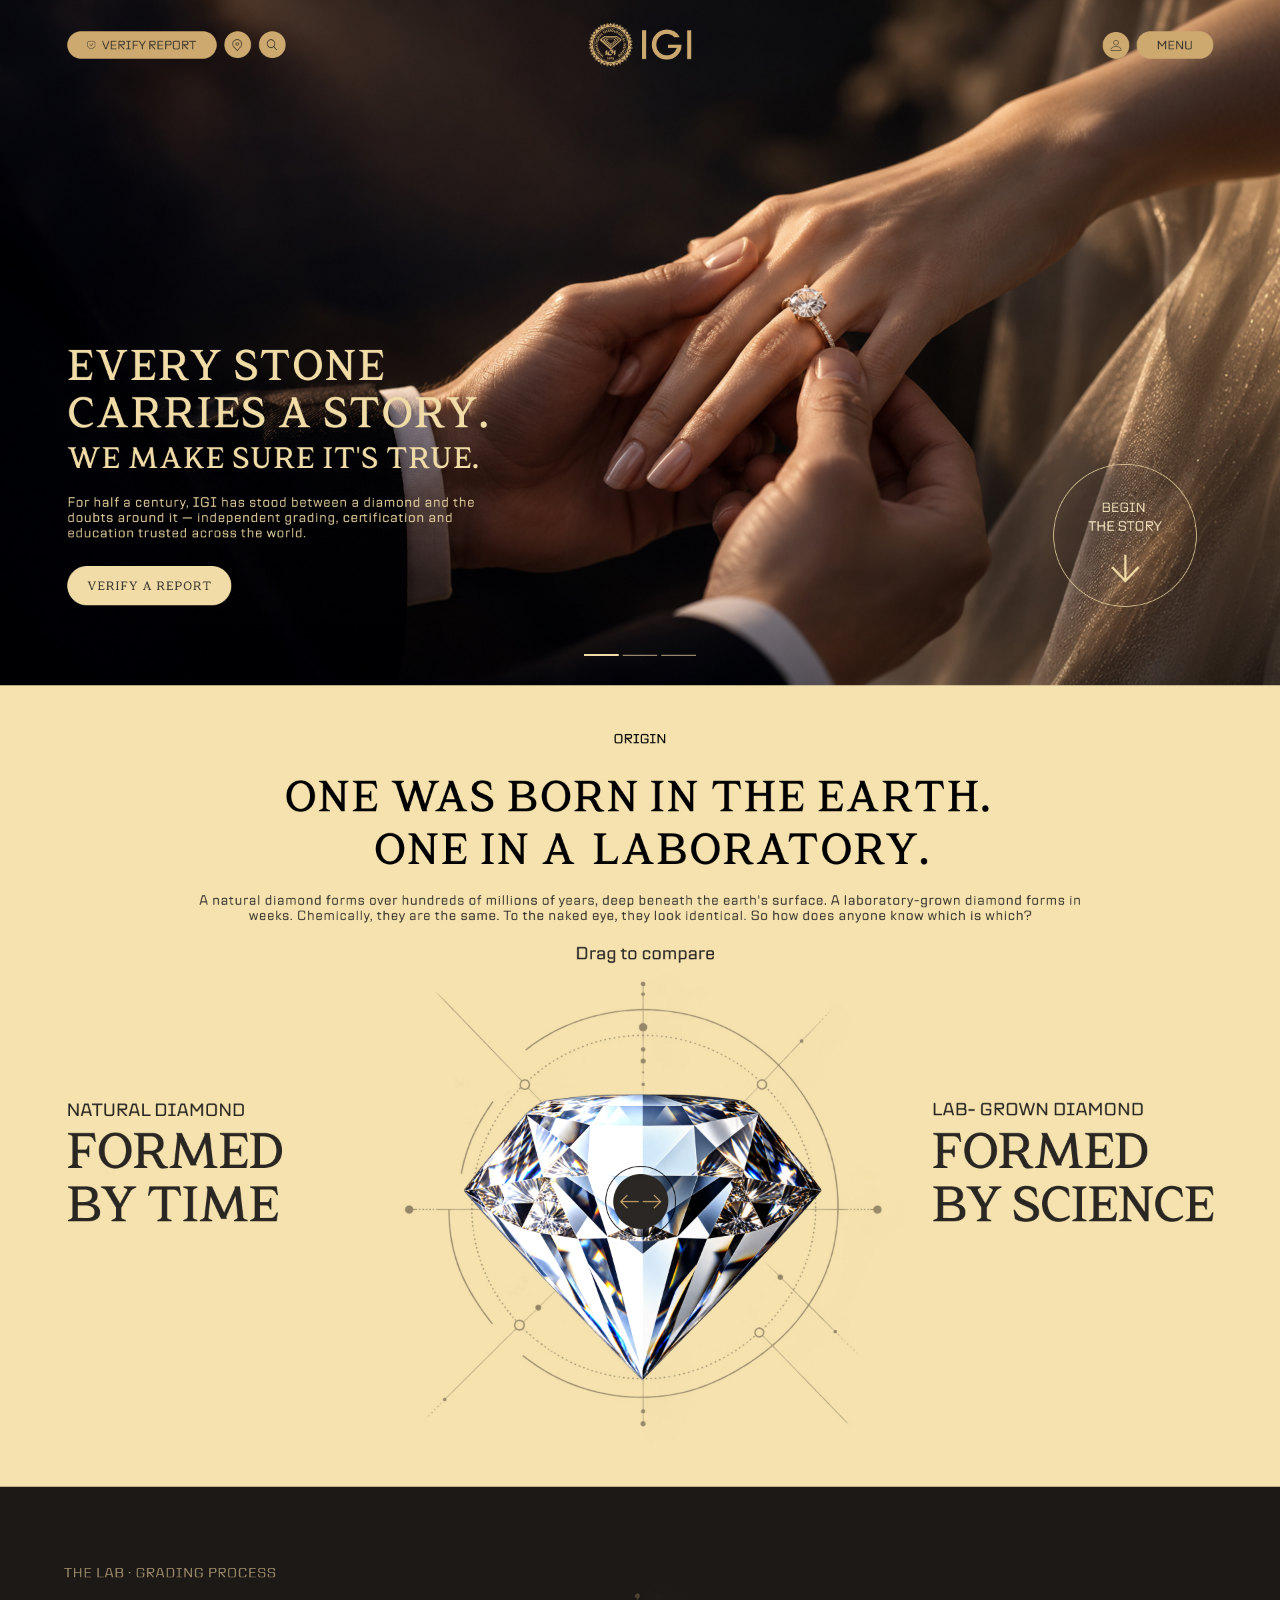
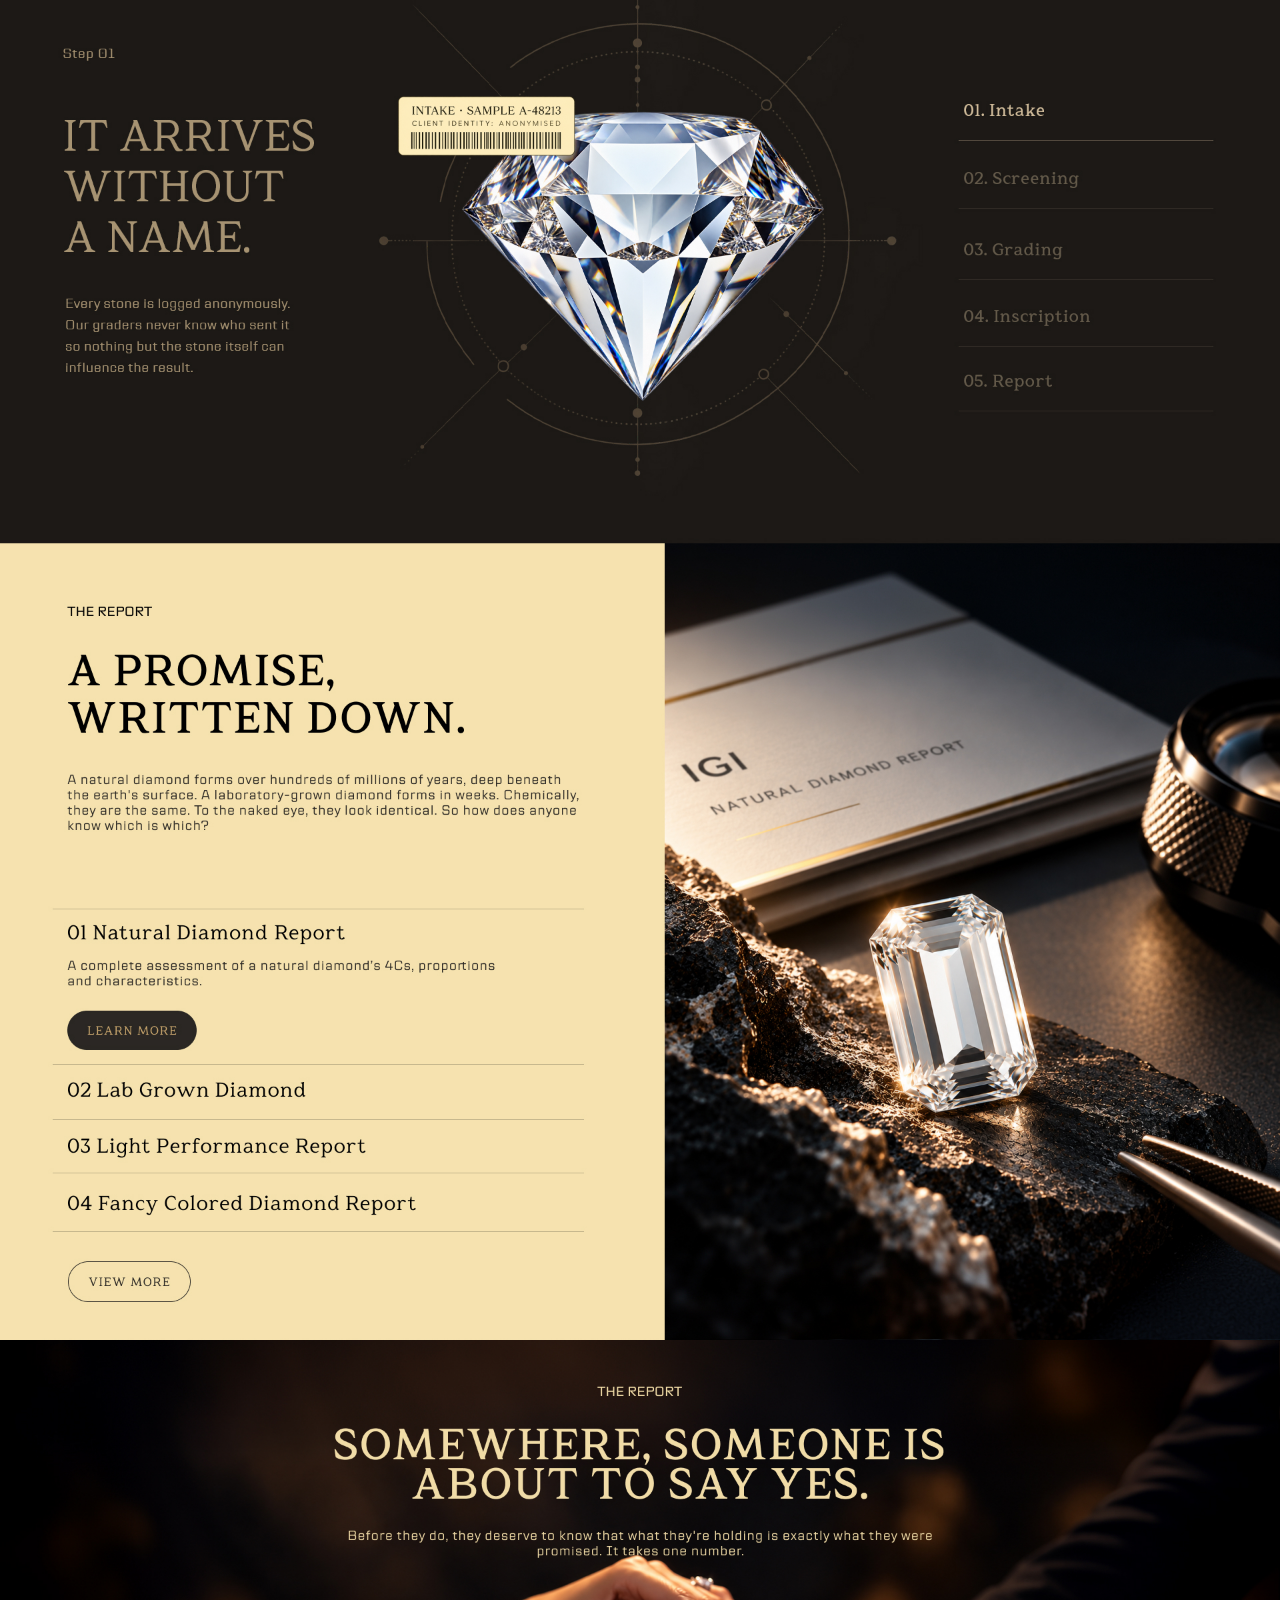
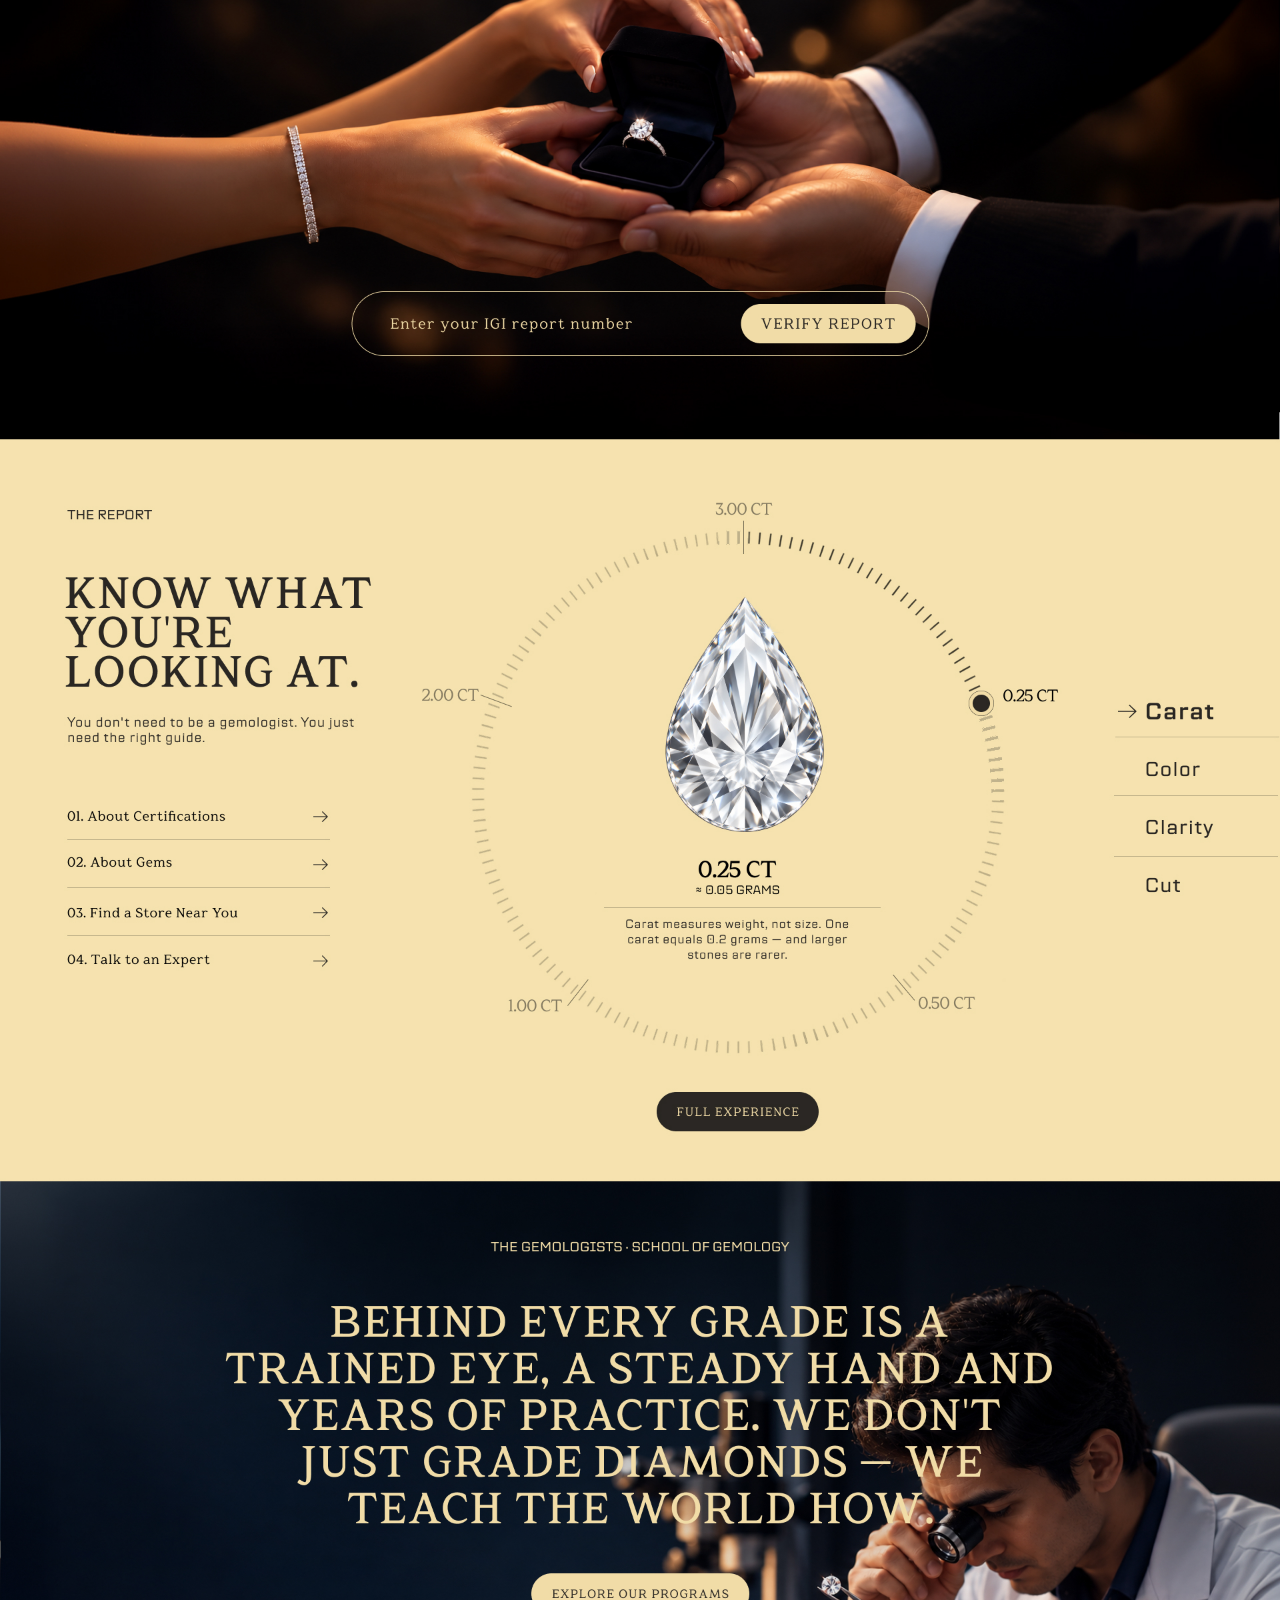
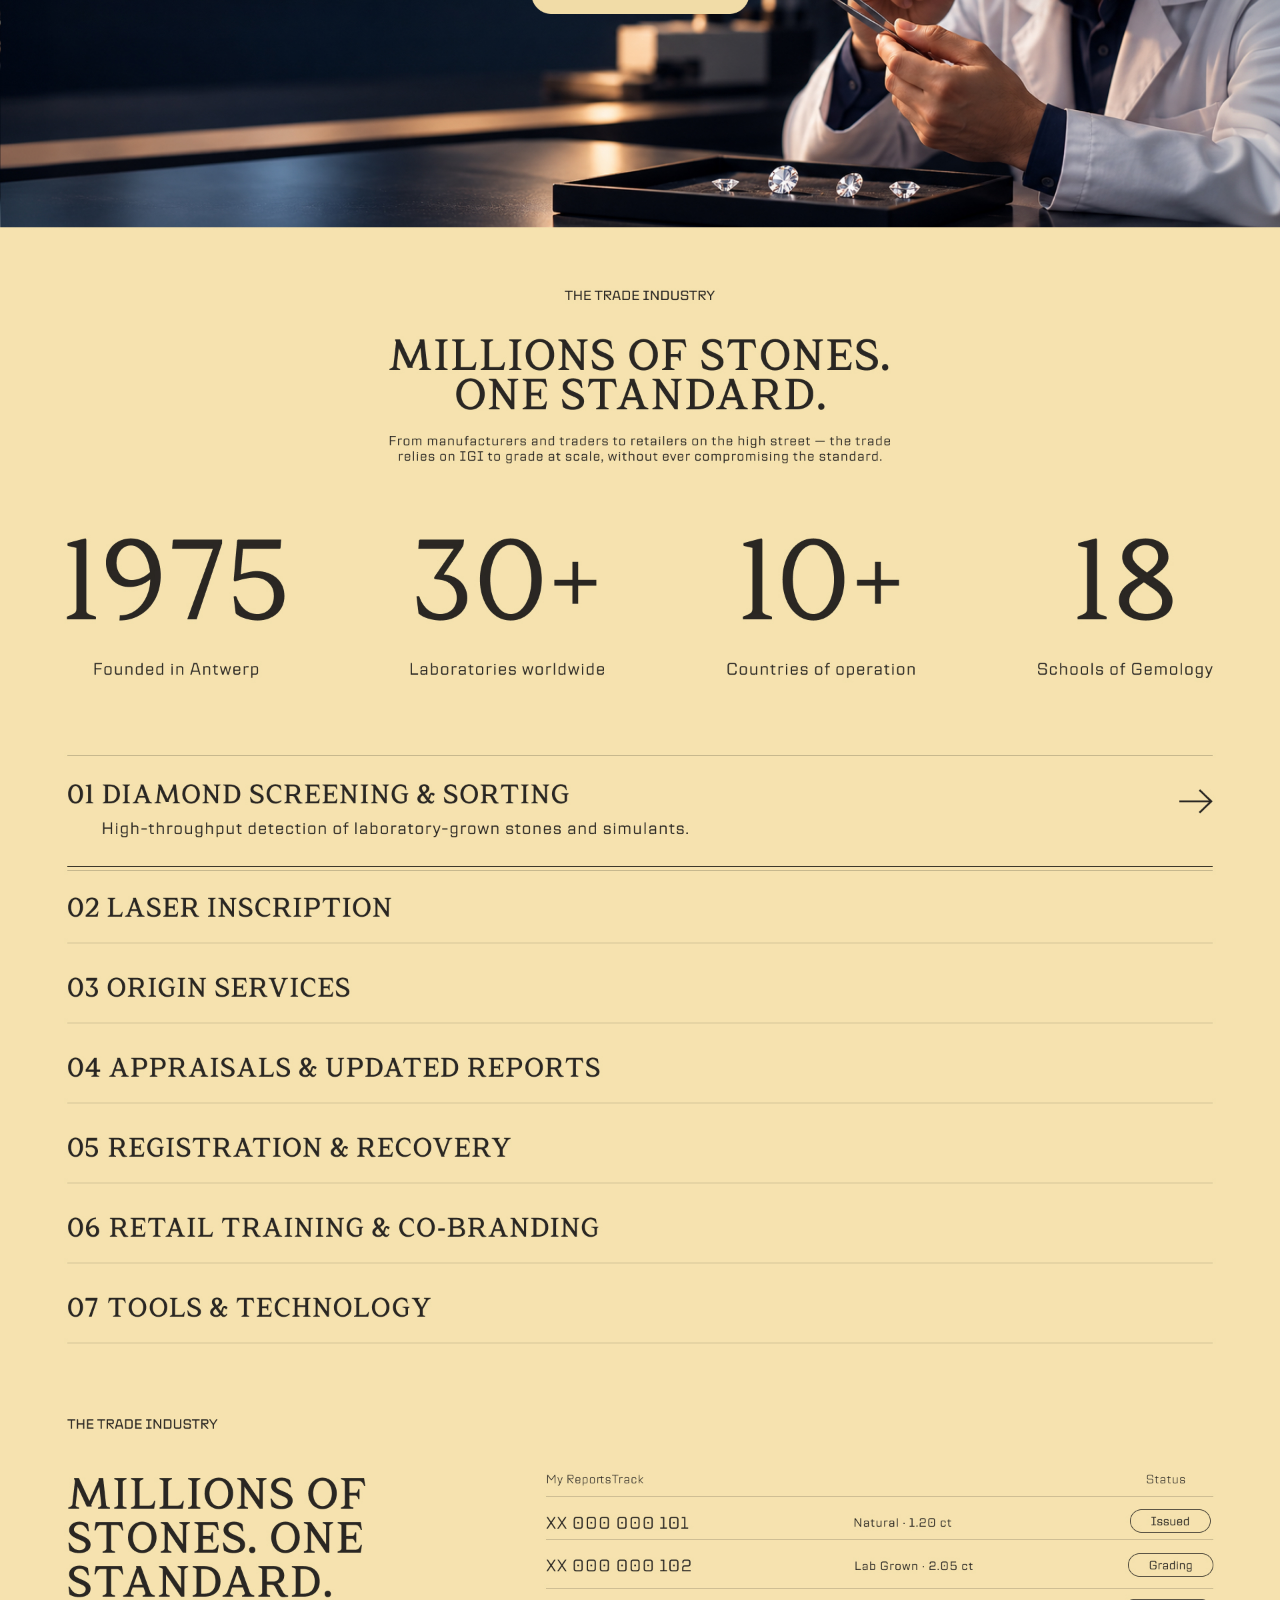
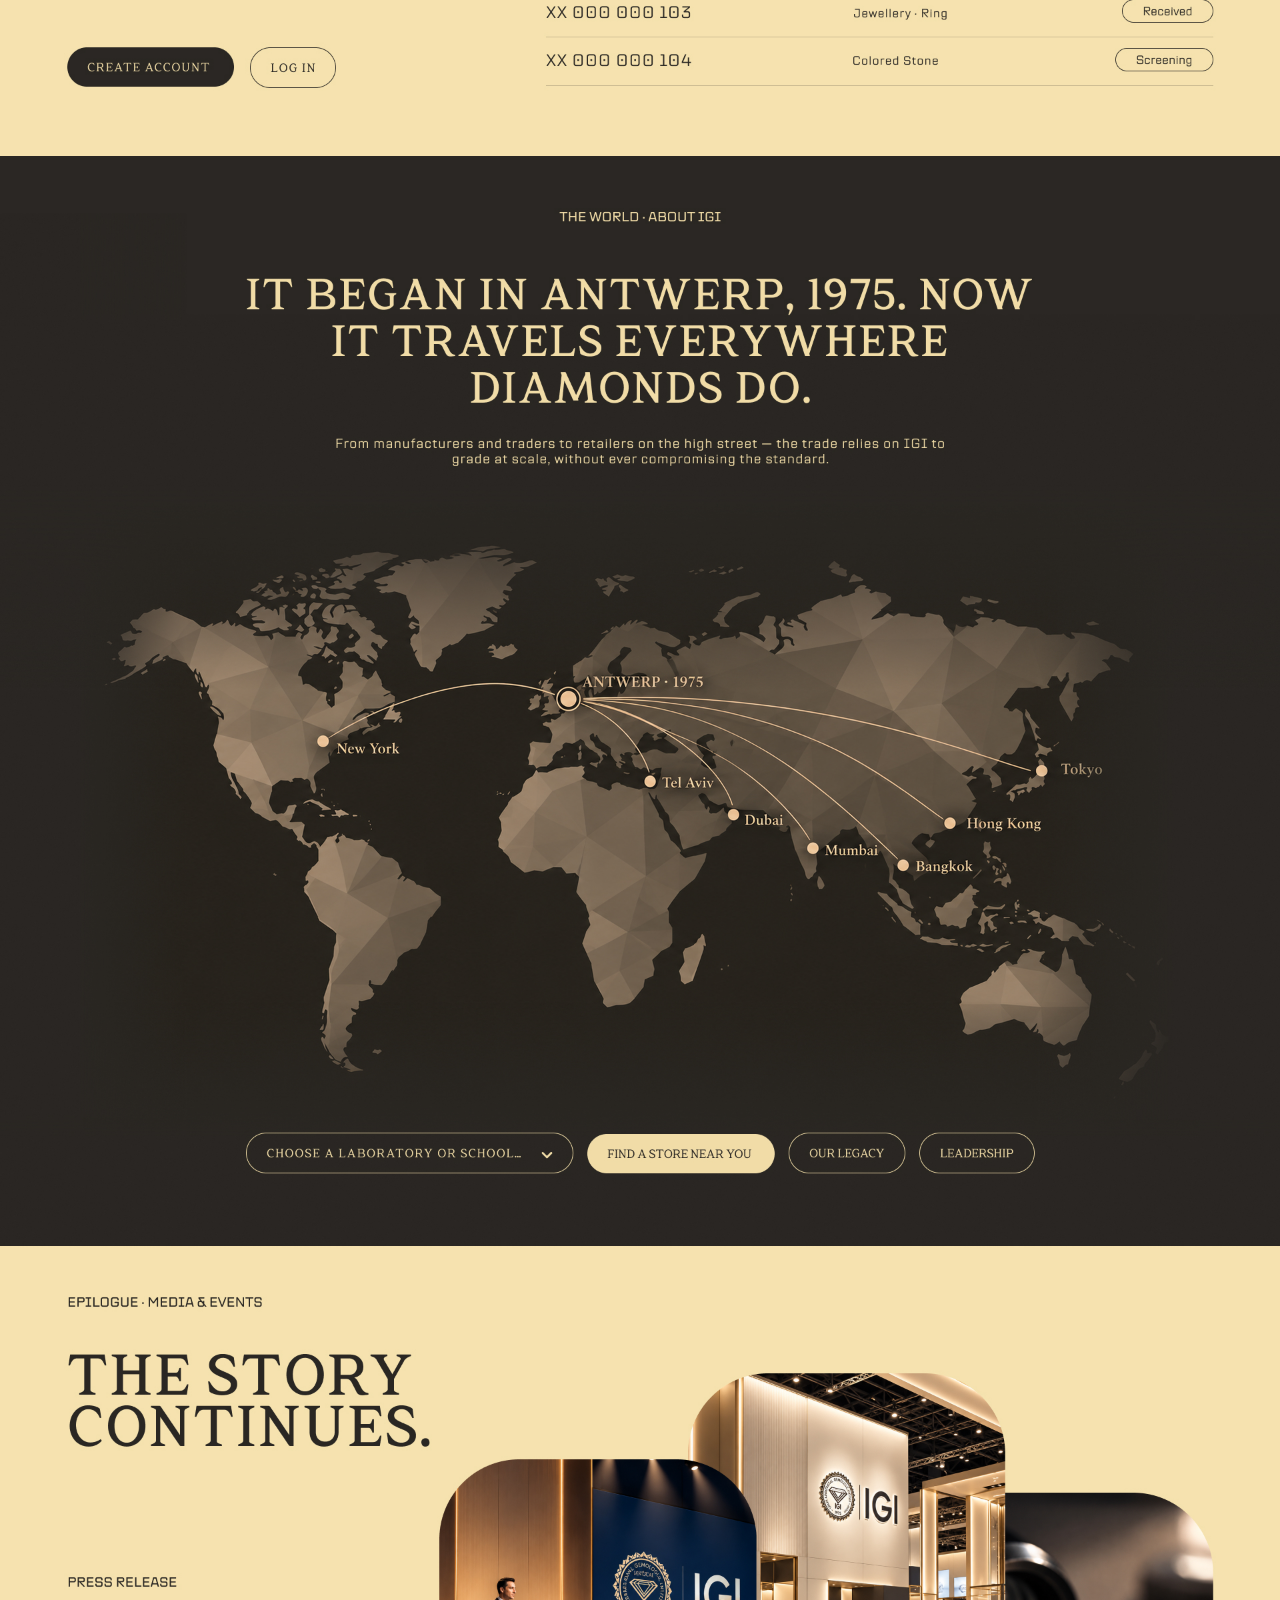
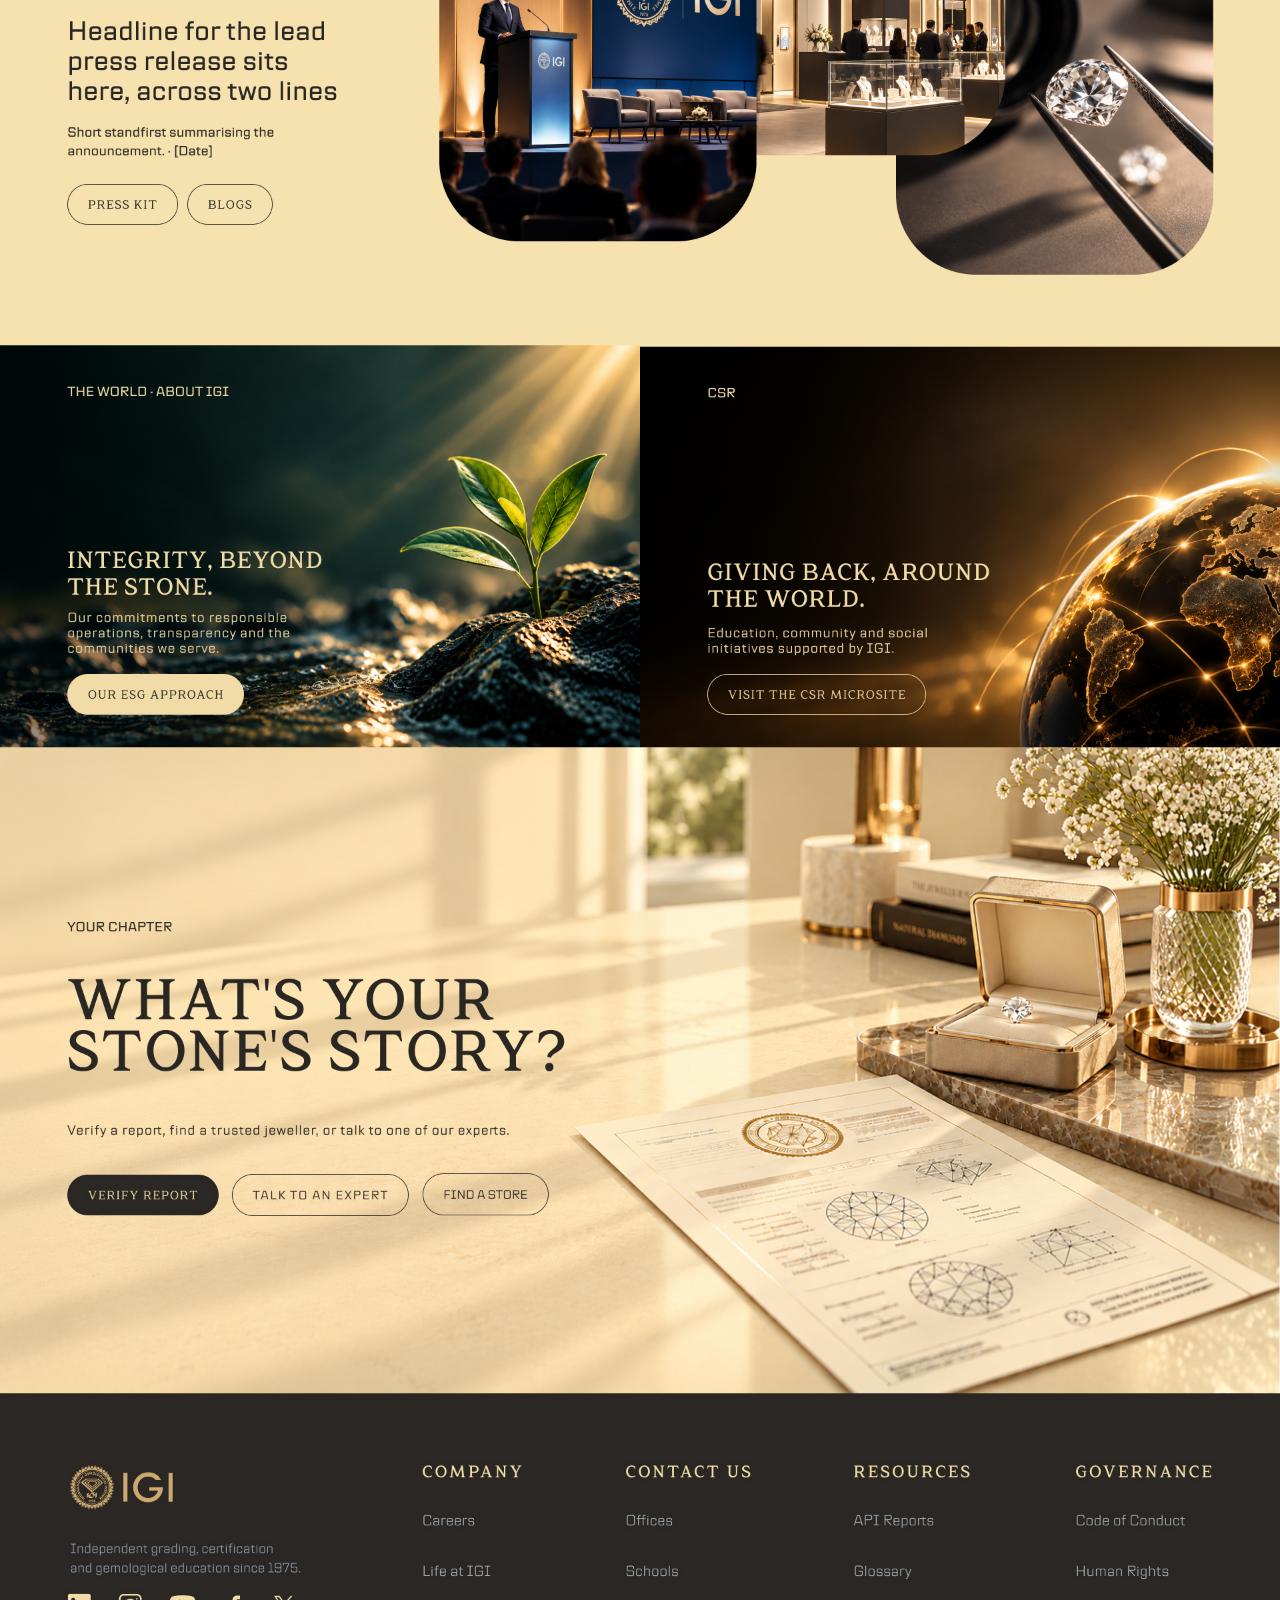
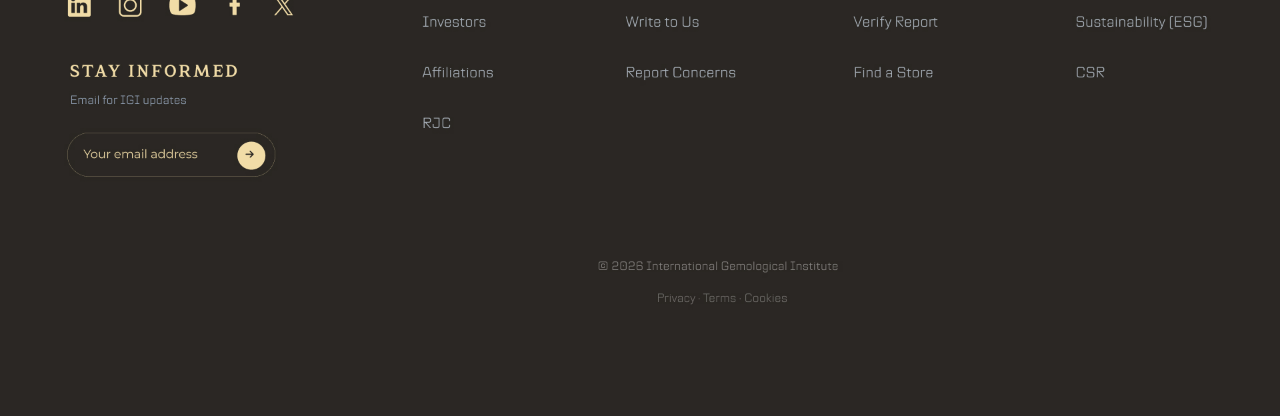
<file: v2/index.html>
<!DOCTYPE html>
<html lang="en">
<head>
<meta charset="UTF-8">
<meta name="viewport" content="width=device-width, initial-scale=1">
<title>IGI Diamond v2</title>
<style>
  html, body { margin: 0; padding: 0; background: #000; }
  body { overflow-x: hidden; overflow-y: auto; }
  img { display: block; width: 100vw; height: auto; }
</style>
</head>
<body>
  <img src="v2.jpg" alt="IGI Diamond v2">
</body>
</html>
</file>
<file: styles.css>
*,*::before,*::after{box-sizing:border-box}
html,body{margin:0;background:#fff}
body{overflow-x:hidden;-webkit-font-smoothing:antialiased}
#viewport{width:100%;overflow:clip}
#stage{position:relative;width:1920px;height:15933px;overflow:hidden;background:#fff;transform-origin:0 0}
.a{position:absolute}
.rc{display:flex;align-items:center;justify-content:center}
p{margin:0}
a{color:inherit;text-decoration:none}
img{max-width:none}
.fill{position:absolute;inset:0;width:100%;height:100%;display:block}
.cover{position:absolute;inset:0;width:100%;height:100%;object-fit:cover;pointer-events:none}
.ln{display:block;width:100%;height:auto}
.nw{white-space:nowrap}
.caps{text-transform:uppercase}
.cap{text-transform:capitalize}
.mont4,.mont5,.mont6,.mont7,.eyebrow,.h50{font-family:'Montserrat',sans-serif}
.mont4{font-weight:400}.mont5{font-weight:500}.mont6{font-weight:600}.mont7{font-weight:700}
.man3,.man4,.body18,.body,.navlink,.btn{font-family:'Manrope',sans-serif}
.man3{font-weight:300}.man4{font-weight:400}
.dark{color:#1e1e1e;white-space:nowrap;text-transform:uppercase}
.eyebrow{font-weight:600;font-size:13px;line-height:65.5px;letter-spacing:3.5px;text-transform:uppercase;color:#010101;white-space:nowrap}
.h50{font-weight:600;font-size:50px;line-height:54.831px;text-transform:uppercase;white-space:nowrap}
.body18,.body{font-weight:400;font-size:18px;line-height:28.1px;letter-spacing:.5px;color:#6d6d6d}
.navlink{position:absolute;top:0;font-size:13.846px;line-height:20.769px;letter-spacing:1.1077px;text-transform:uppercase;color:rgba(0,0,0,.72);white-space:nowrap;transition:color .2s}
.navlink:hover{color:#000}
.btn{position:absolute;display:flex;align-items:center;gap:15.753px;height:47.26px;padding:0 19.692px;border-radius:39.383px;font-weight:300;font-size:11.815px;line-height:17.723px;letter-spacing:1.4178px;white-space:nowrap;transition:background .2s,color .2s}
.btn-arrow{width:23.63px;height:23.63px;display:block}
.btn.solid{background:#957d69;color:#fff}
.btn.solid:hover{background:#7d6858}
.btn.ghost{border:.25px solid #111;color:#111}
.btn.ghost:hover{background:#111;color:#fff}
.btn.ghost .btn-arrow{transition:filter .2s}
.btn.ghost:hover .btn-arrow{filter:brightness(0) invert(1)}
.btn.late{width:240px;height:58px;font-size:15px;line-height:22px;letter-spacing:1.6px;box-sizing:border-box;justify-content:space-between}
.steps span{position:absolute;top:0;font-size:13px;line-height:65.5px;letter-spacing:3.5px;text-transform:uppercase;white-space:pre;color:#010101}
.card .ct{color:#b3b3b3;white-space:normal;transition:color .25s}
.card.on .ct,.card:hover .ct{color:#ccb4a0}
.card .eyebrow a:hover{text-decoration:underline}
.inter{font-family:'Inter',sans-serif;font-weight:400;font-size:12.5px;color:#0a0a0a;white-space:nowrap;line-height:normal}
.hdr-row{display:flex;align-items:center;gap:7px;height:45px}
.hbtn,.hpill{position:relative;display:flex;align-items:center;justify-content:center;flex:none;height:44.8px}
.hbtn{width:41px;height:41px}
.hbg{position:absolute;inset:0;width:100%;height:100%;display:block}
.hico{position:relative;display:block;flex:none}
.hin{position:relative;display:flex;align-items:center;gap:11px}
.hbtn:hover .hbg,.hpill:hover .hbg{opacity:.6}
.ln.thin{height:1px;opacity:.38}

/* hero scroll animation */
#pin{position:fixed;inset:0;overflow:hidden}
#stage{will-change:transform}
.word{position:absolute;inset:0;opacity:0;pointer-events:none;will-change:opacity,translate}
.word.final{opacity:1}
.wl,.wr{position:absolute;font-family:'Montserrat',sans-serif;font-weight:500;font-size:347.409px;line-height:1;color:#1e1e1e;text-transform:uppercase;white-space:nowrap}
#wedge{display:none}
.late,.cimg,.hc{will-change:opacity,translate}
.cimg,.hc{opacity:0;pointer-events:none}
#site-header{will-change:opacity,translate}
.fill-disc{border-radius:50%;background:rgba(149,125,105,.1);--a:90deg;-webkit-mask:conic-gradient(#000 var(--a),transparent var(--a));mask:conic-gradient(#000 var(--a),transparent var(--a))}

/* natural / lab-grown comparison */
.cmp img{pointer-events:none;user-select:none}
.knob{cursor:grab;touch-action:none;border-radius:50%;outline:none}
.knob.drag{cursor:grabbing}
.knob:focus-visible{box-shadow:0 0 0 3px rgba(149,125,105,.6)}
.side{will-change:opacity,translate}
#arc,#arcL{transition:opacity .45s}

/* #lab: scroll-driven grading steps */
.lstep,.cstep{opacity:0;translate:0 30px;pointer-events:none;transition:opacity .7s cubic-bezier(.2,.7,.2,1),translate .7s cubic-bezier(.2,.7,.2,1)}
.lstep.on,.cstep.on{opacity:1;translate:0 0;pointer-events:auto}
.clink a{text-decoration:underline}
.oklist .ok{position:relative;padding-left:22px}
.oklist .ok::before{content:"";position:absolute;left:0;top:10px;width:8px;height:8px;border-radius:50%;background:#43c08a;box-shadow:0 0 8px #43c08a}
.callout .cl{display:block;font:600 11px/20px 'Montserrat',sans-serif;letter-spacing:3px;text-transform:uppercase;color:#6d6d6d}
.callout .cv{display:block;font:600 34px/40px 'Montserrat',sans-serif;color:#ccb4a0;text-transform:uppercase;white-space:nowrap}
.inscr{font:600 13px/20px 'Courier New',monospace;letter-spacing:.3em;color:#957d69;white-space:nowrap;border:1px solid rgba(149,125,105,.4);padding:8px 14px}
.typed{display:inline-block;vertical-align:bottom}
.typed>span{display:inline-block;overflow:hidden;white-space:nowrap;vertical-align:bottom;width:0;transition:width 1.6s steps(15)}
#lab[data-s="3"] .typed>span{width:15ch}
.ov{opacity:0;transition:opacity .6s}
#lab[data-s="1"] .o1,#lab[data-s="2"] .o2,#lab[data-s="3"] .o3,#lab[data-s="4"] .o4{opacity:1}
.scanline{animation:scan 2.2s ease-in-out infinite}
@keyframes scan{0%,100%{transform:translateY(24px)}50%{transform:translateY(372px)}}
.steps span{opacity:.4;transition:opacity .4s}
.steps span.on{opacity:1}
.tabfill{will-change:transform}

/* #reports: nine stacked report cards */
.rcard{position:absolute;transform-origin:285px 285px;transition:transform .55s cubic-bezier(.2,.8,.2,1)}
.rcard.on{transform:translateY(-14px) scale(1.035)}
.rcard .ct{color:#b3b3b3;white-space:normal;transition:color .3s}
.rcard.on .ct{color:#ccb4a0}
.rcard a:hover{text-decoration:underline}
.rtitle{overflow:visible}
.rcard{pointer-events:none}
.rcirc,.rlab{pointer-events:auto;cursor:pointer}
.rcirc{border-radius:50%}
.rcard .rtx{pointer-events:none}
.rcard.on .rtx{pointer-events:auto}

/* #moment: report number form */
.vform{display:flex;align-items:center;background:#fff;border-radius:60px;padding:0 12px 0 112px;box-shadow:0 6px 30px -12px rgba(0,0,0,.12)}
.vform input{flex:1;min-width:0;border:0;outline:0;background:transparent;font:400 14px/1 'Manrope',sans-serif;letter-spacing:3.5px;color:#111;text-transform:uppercase}
.vform input::placeholder{color:#8a8a8a}
.vform button{display:flex;align-items:center;gap:24px;height:70px;padding:0 46px 0 42px;border:0;border-radius:40px;background:#000;color:#fff;font:400 14px/1 'Manrope',sans-serif;letter-spacing:3.5px;text-transform:uppercase;cursor:pointer;transition:background .25s}
.vform button:hover{background:#957d69}
.vform:focus-within{box-shadow:0 0 0 2px #957d69,0 6px 30px -12px rgba(0,0,0,.12)}

/* #cust: 4Cs wheel */
.wtab{color:#010101;cursor:pointer;transition:color .3s}
.wtab.on{color:#957d69}
.wtab .wch{pointer-events:auto}
.wtab:not(.on):hover{color:#957d69}
.tk{position:absolute;left:0;top:0;font:600 13px/1 'Montserrat',sans-serif;letter-spacing:3.5px;color:#957d69;white-space:nowrap;text-transform:uppercase;pointer-events:none}
#cknob{cursor:grab;touch-action:none;border-radius:50%;outline:none}
#cknob.drag{cursor:grabbing}
#cknob:focus-visible{box-shadow:0 0 0 3px rgba(149,125,105,.45)}
#cgemimg{transition:filter .3s}
#cgem{transition:transform .35s}
#cincl{transition:opacity .35s}
#cwedge{transition:rotate .6s cubic-bezier(.2,.8,.2,1)}
#cr-title,#cr-val,#cr-sub,#cr-desc{transition:opacity .25s}
.nopt{pointer-events:none}
.wquad{cursor:pointer;transition:background .3s}
.wquad:hover{background:rgba(149,125,105,.06)}
.wquad.on{cursor:default}
.wquad.on:hover{background:transparent}
.wtab.hov{color:#957d69}
#cgem{pointer-events:none}

/* fixed "verify a report" bar */
.fab{position:fixed;left:50%;bottom:26px;z-index:55;display:flex;align-items:center;gap:12px;padding:7px 7px 7px 24px;border-radius:50px;background:#262c35;border:1px solid rgba(255,255,255,.06);box-shadow:0 20px 40px -10px rgba(0,0,0,.45);transform:translate(-50%,170%);transition:transform .5s cubic-bezier(.2,.7,.2,1)}
.fab.show{transform:translate(-50%,0)}
.fab input{width:230px;background:transparent;border:0;outline:0;color:#fff;font:400 15px/1 'Manrope',sans-serif}
.fab input::placeholder{color:#8496b0}
.fab button{border:0;border-radius:50px;padding:13px 24px;background:#bf9c5a;color:#fff;font:700 13px/1 'Manrope',sans-serif;letter-spacing:1.4px;text-transform:uppercase;cursor:pointer;transition:background .25s}
.fab button:hover{background:#a9874d}
.fab:focus-within{box-shadow:0 0 0 2px rgba(191,156,90,.6),0 20px 40px -10px rgba(0,0,0,.45)}
@media(max-width:600px){.fab input{width:140px}}

/* #trade */
.trow{cursor:default}
.trnum{font:500 20px/30px 'Montserrat',sans-serif;color:#6d6d6d}
.trtitle{display:flex;align-items:center;font:500 27px/34px 'Montserrat',sans-serif;color:#1e1e1e}
.trdesc{display:flex;align-items:center;font:400 16px/30px 'Manrope',sans-serif;color:#6d6d6d;letter-spacing:.2px}
.trbtn{display:flex;align-items:center;justify-content:center;border-radius:50%;background:transparent;transition:background .3s}
.trb-rest{position:absolute;left:0;top:0;width:61px;height:61px;max-width:none;transition:filter .3s}
.trow:hover .trbtn,.trbtn:focus-visible{background:#262626;outline:none}
.trow:hover .trb-rest,.trbtn:focus-visible .trb-rest{filter:brightness(0) invert(1)}
.tricon{transition:transform .6s cubic-bezier(.2,.8,.2,1)}
.trow:hover .tricon{transform:scale(1.06) rotate(-4deg)}
.trtitle,.trdesc,.trnum{transition:transform .4s}
.trow:hover .trtitle{transform:translateX(8px)}
.tarcp{stroke-dasharray:1;stroke-dashoffset:1;transition:stroke-dashoffset 1.4s cubic-bezier(.2,.7,.2,1)}
.tdot{opacity:0;transition:opacity .4s 1.1s}
#trade.in .tarcp{stroke-dashoffset:0}
#trade.in .tdot{opacity:1}
/* the big word: the old word vanishes at once, the new one rises from well below */
.lstep.bigw{translate:0 170px;transition:none}
.lstep.bigw.on{translate:0 0;transition:opacity 1.1s cubic-bezier(.2,.7,.2,1),translate 1.1s cubic-bezier(.2,.7,.2,1)}
/* left step text and right card: plain crossfade, the old step fades out while the new one fades in (no sliding) */
.lstep:not(.bigw),.cstep{translate:0 0;transition:opacity .6s ease}
.lstep:not(.bigw).on,.cstep.on{z-index:2;transition:opacity .9s ease}

/* #world */
.wpulse{border-radius:50%;border:1.5px solid rgba(190,155,94,.7);opacity:0;pointer-events:none}
#world.in .wpulse{animation:wpulse 2.6s ease-out 1.4s infinite}
@keyframes wpulse{0%{transform:scale(.4);opacity:.9}100%{transform:scale(3.2);opacity:0}}
.wsel,.wpill{position:absolute;top:0;height:68px;border:1px solid #d6d3cc;border-radius:34px;background:transparent;transition:background .25s,border-color .25s}
.wsel select{position:absolute;inset:0;width:100%;height:100%;padding:0 60px 0 30px;border:0;background:transparent;font:400 15.5px/1 'Manrope',sans-serif;color:#111;appearance:none;-webkit-appearance:none;cursor:pointer;outline:0;border-radius:34px;text-overflow:ellipsis}
.wsel svg{position:absolute;right:30px;top:29px;pointer-events:none}
.wpill{display:flex;align-items:center;justify-content:center;font:400 15.5px/1 'Manrope',sans-serif;color:#111;white-space:nowrap}
.wsel:hover,.wpill:hover,.wsel:focus-within{background:#fff;border-color:#b99a6a}

/* #epilogue */
.enews{display:flex;align-items:center;gap:20px;font:600 14px/1 'Montserrat',sans-serif;letter-spacing:3px;color:#12202b}
.ecirc{display:flex;align-items:center;justify-content:center;width:60px;height:60px;border:1px solid #b99a6a;border-radius:50%;color:#12202b;font-style:normal;transition:background .3s,color .3s,border-color .3s}
.enews:hover .ecirc,.ecard:hover .ecirc{background:#12202b;border-color:#12202b;color:#fff}
.ecard{background:#f8f7f4;border-radius:6px;overflow:hidden;box-shadow:0 14px 26px -20px rgba(18,32,43,.1);}
.eimg{position:absolute;left:0;top:0;width:100%;height:353px;overflow:hidden}
.eimg img{width:100%;height:100%;object-fit:cover;display:block;transition:transform 1.2s cubic-bezier(.2,.7,.2,1)}
.ecard:hover .eimg img{transform:scale(1.06)}
.etag{position:absolute;top:28px;height:40px;display:flex;align-items:center;justify-content:center;border:1px solid rgba(255,255,255,.85);color:#fff;font:600 12.5px/1 'Montserrat',sans-serif;letter-spacing:2.4px;white-space:nowrap}
.etitle{position:absolute;left:2px;top:384px;font:400 23.5px/36px 'Montserrat',sans-serif;color:#12202b;white-space:nowrap}
.esub{position:absolute;left:2px;top:495px;font:400 17.6px/22px 'Manrope',sans-serif;color:#12202b;white-space:nowrap}
.ecb{position:absolute;right:46px;top:476px;width:57px;height:57px;border-radius:50%}
.elink{display:flex;align-items:center;gap:12px;font:500 14px/1 'Montserrat',sans-serif;letter-spacing:2.6px;color:#12202b;white-space:nowrap}
.elink svg{transition:transform .3s}
.elink:hover svg{transform:translateX(5px)}

/* #sustain */
.snum{display:flex;align-items:center;gap:20px;font:500 14px/1 'Manrope',sans-serif;letter-spacing:2px;color:#9a6a3c}
.snum i{display:block;width:50px;height:1px;background:#9a6a3c}
.simg{overflow:hidden}
.simg img{width:100%;height:100%;display:block;object-fit:cover;transition:transform 1.4s cubic-bezier(.2,.7,.2,1)}
.simg:hover img{transform:scale(1.04)}
.slab{font:500 14.5px/1 'Manrope',sans-serif;letter-spacing:2.6px;text-transform:uppercase;color:#6d6d6d;white-space:nowrap}
.spar{font:400 17.4px/28px 'Manrope',sans-serif;color:#6d6d6d;letter-spacing:.1px}
.scta{display:flex;align-items:center;gap:20px;font:600 13.5px/1 'Montserrat',sans-serif;letter-spacing:2.4px;color:#12202b;white-space:nowrap;width:max-content;min-width:250px;padding-bottom:20px;border-bottom:1px solid #c9c2b8;box-sizing:border-box}
.scta-r{min-width:300px;justify-content:space-between}
.scta svg{transition:transform .3s}
.scta:hover svg{transform:translateX(6px)}
/* bg.png: its line artwork starts ~120px below the file's top edge, so it is scaled up and pulled up to start at the section's top edge and still reach the bottom */
#sustain{background:url(assets/sustain/bg.png) 50% -167px/2500px auto no-repeat,#f4f2ef!important}

/* #footer */
.fsoc{display:flex;align-items:center;justify-content:center}
.fsoc img{display:block;max-width:none;transition:transform .3s}
.fsoc:hover img{transform:translateY(-3px) scale(1.08)}
.flink{font:400 17.8px/26px 'Manrope',sans-serif;color:#111;white-space:nowrap;transition:color .25s,padding-left .25s}
.flink:hover{color:#957d69;padding-left:6px}
.fleg{color:inherit;transition:color .25s}
.fleg:hover{color:#111}
.fform{display:flex;align-items:center;background:#f4f3ef;border-radius:40px;padding:0 13px 0 22px}
.fform input{flex:1;min-width:0;border:0;outline:0;background:transparent;font:400 17.8px/1 'Manrope',sans-serif;color:#111}
.fform input::placeholder{color:#222}
.fform button{display:flex;align-items:center;justify-content:center;width:42px;height:42px;border:0;border-radius:50%;background:#050505;cursor:pointer;flex:none;transition:background .25s}
.fform button:hover{background:#957d69}
.fform:focus-within{box-shadow:0 0 0 2px rgba(149,125,105,.5)}
.wmap{mix-blend-mode:darken}
/* built report page (Report step), landscape */
.rpt{box-sizing:border-box;background:#fff;border:1px solid #ebe9e4;border-radius:3px;padding:9px;rotate:.7deg;box-shadow:0 24px 46px -26px rgba(18,32,43,.34)}
.rpt-in{height:100%;box-sizing:border-box;border:1px solid #cdbfae;padding:14px 22px 10px;display:flex;flex-direction:column}
.rpt-head{display:flex;align-items:center;justify-content:space-between;padding-bottom:8px;border-bottom:1.5px solid #1e1e1e}
.rpt-logo{width:74px;display:block}
.rpt-head b{font:600 12px/16px 'Montserrat',sans-serif;letter-spacing:2.2px;text-transform:uppercase;color:#1e1e1e}
.rpt-meta{display:flex;gap:46px;padding:7px 0 6px;border-bottom:1px dotted #cfc9bb}
.rpt-meta div{display:flex;align-items:baseline;gap:10px}
.rpt-meta span{font:600 9px/12px 'Montserrat',sans-serif;letter-spacing:2px;text-transform:uppercase;color:#957d69}
.rpt-meta b{font:600 12.5px/16px 'Montserrat',sans-serif;color:#1e1e1e;letter-spacing:.4px}
.rpt-cols{display:flex;gap:30px;flex:1;margin-top:6px}
.rpt-col{flex:1;display:flex;flex-direction:column}
.rpt-sec{font:700 9.5px/14px 'Montserrat',sans-serif;letter-spacing:2.4px;text-transform:uppercase;color:#957d69;margin:2px 0 1px}
.rpt-row{display:flex;justify-content:space-between;align-items:baseline;gap:10px;flex:1;padding:0;border-bottom:1px dotted #cfc9bb;font-family:'Manrope',sans-serif;align-items:center}
.rpt-row span{font-size:12.5px;color:#6d6d6d;white-space:nowrap}
.rpt-row b{font:600 12.5px/1 'Montserrat',sans-serif;color:#1e1e1e;white-space:nowrap}
.rpt-foot{display:flex;align-items:center;gap:14px;padding-top:7px;border-top:1.5px solid #1e1e1e}
.rpt-bar{flex:1;height:34px;background:repeating-linear-gradient(90deg,#1e1e1e 0 2px,transparent 2px 4px,#1e1e1e 4px 5px,transparent 5px 8px,#1e1e1e 8px 11px,transparent 11px 13px)}
.rpt-ver{display:flex;flex-direction:column;gap:2px;text-align:right}
.rpt-ver span{font:400 11px/13px 'Manrope',sans-serif;color:#8a8a8a}
.rpt-ver b{font:600 12px/14px 'Montserrat',sans-serif;color:#1e1e1e;letter-spacing:.6px}
.rpt-stamp{width:52px;height:52px;border:1.5px solid #957d69;border-radius:50%;display:flex;align-items:center;justify-content:center;text-align:center;font:700 7.5px/10px 'Montserrat',sans-serif;letter-spacing:1.6px;color:#957d69;rotate:-12deg;flex:none}
.cpanel,.cpoly{transition:opacity .6s}
#lab[data-s="4"] .cpanel,#lab[data-s="4"] .cpoly{opacity:0}

/* hero video circle */
#vid{border-radius:50%;overflow:hidden;opacity:0;transform:scale(.3);pointer-events:none;will-change:transform,opacity;transition:transform .9s cubic-bezier(.2,.7,.2,1),opacity .6s ease;box-shadow:0 30px 80px rgba(0,0,0,.18)}
#vid.on{opacity:1;transform:none;pointer-events:auto;transition-delay:.9s}
#hero>:not(#vid){transition:filter .8s ease}
#hero.vo>:not(#vid){filter:blur(7px)}
#vid video{background:#000}
#vplay{position:absolute;left:50%;top:50%;width:120px;height:120px;margin:-60px 0 0 -60px;padding:0;border:0;background:none;cursor:pointer;transition:transform .2s}
#vplay:hover{transform:scale(1.1)}
#vplay img{width:100%;height:100%;display:block}
/* gemologists video card: the YouTube player sits under a poster; our own button plays and pauses it */
#gemv{position:absolute;left:0;top:0;width:100%;height:100%;object-fit:cover;pointer-events:none;background:#000}
#gempos{transition:opacity .5s ease;pointer-events:none}
#gemcard.started #gempos{opacity:0}
/* click play: the card grows to a big 16:9 player in the middle of the screen over a dimmed page; close with x, Esc or a click outside */
#gemcard{transition:left .7s cubic-bezier(.2,.7,.2,1),top .7s cubic-bezier(.2,.7,.2,1),width .7s cubic-bezier(.2,.7,.2,1),height .7s cubic-bezier(.2,.7,.2,1),box-shadow .7s}
#gemcard.open{z-index:6;cursor:default;border-radius:0 !important;box-shadow:0 30px 90px rgba(60,45,35,.28)}
#gembd{z-index:5;opacity:0;pointer-events:none;background:none;-webkit-backdrop-filter:blur(6px);backdrop-filter:blur(6px);transition:opacity .6s ease}
#gembd.on{opacity:1;pointer-events:auto}
#gemx{position:absolute;right:26px;top:26px;width:60px;height:60px;padding:0;border:0;border-radius:50%;background:rgba(0,0,0,.5);display:none;align-items:center;justify-content:center;cursor:pointer;z-index:2}
#gemcard.open #gemx{display:flex}
#gemx:hover{background:rgba(0,0,0,.75)}
html.gem-open{overflow:hidden}
html.gem-open #fab{opacity:0;pointer-events:none}

/* label over the poster; goes away once the video has started */
#gemlab{position:absolute;left:0;right:0;bottom:0;height:200px;background:linear-gradient(0deg,rgba(0,0,0,.55),rgba(0,0,0,0));pointer-events:none;transition:opacity .5s ease}
#gemlab span{position:absolute;left:42px;bottom:36px;font-family:'Manrope',sans-serif;font-size:15px;line-height:20px;letter-spacing:4.5px;text-transform:uppercase;color:#fff;white-space:nowrap}
#gemcard.playing #gemlab,#gemcard.started #gemlab{opacity:0}

/* the video card only exists as a popup now: hidden until WATCH VIDEO is pressed, then it grows out of that button */
#gemcard:not(.open){opacity:0;visibility:hidden;pointer-events:none;transition:left .7s cubic-bezier(.2,.7,.2,1),top .7s cubic-bezier(.2,.7,.2,1),width .7s cubic-bezier(.2,.7,.2,1),height .7s cubic-bezier(.2,.7,.2,1),opacity .35s ease .35s,visibility 0s linear .7s}
#gemcard.open{opacity:1;visibility:visible}
#gemgo{cursor:pointer;font-family:'Manrope',sans-serif}
#gemgo:hover{background:#1e1e1e;color:#fff}
</file>
